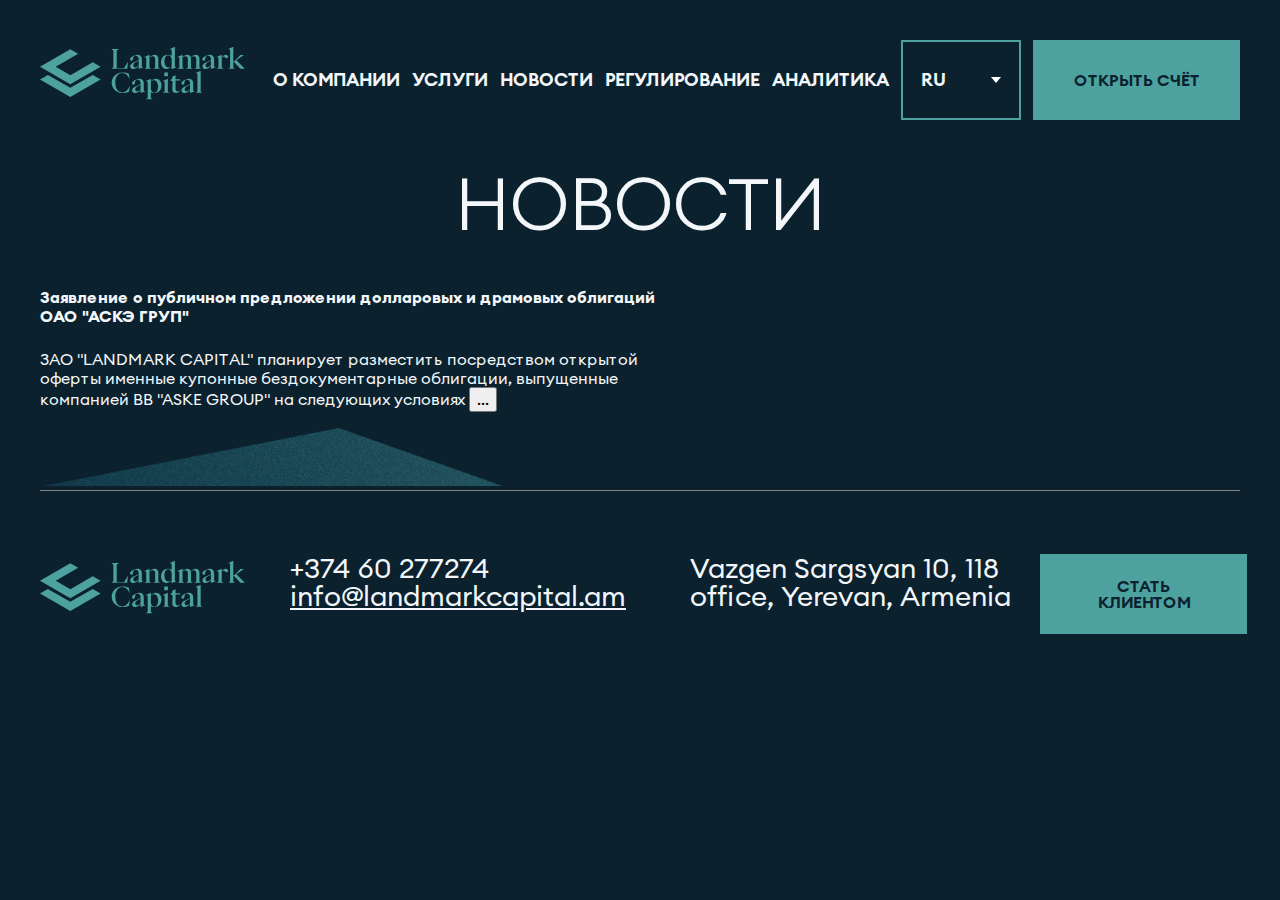
<file: news.html>
<!DOCTYPE html>
<html lang="RU">
    <meta charset="UTF-8">
    <meta http-equiv="X-UA-Compatible" content="IE=edge">
    <meta name="viewport" content="width=device-width, initial-scale=1.0">
    <!--favicons-->
    <link rel="apple-touch-icon" sizes="57x57" href="icons/favicon/apple-icon-57x57.png">
    <link rel="apple-touch-icon" sizes="60x60" href="icons/favicon/apple-icon-60x60.png">
    <link rel="apple-touch-icon" sizes="72x72" href="icons/favicon/apple-icon-72x72.png">
    <link rel="apple-touch-icon" sizes="76x76" href="icons/favicon/apple-icon-76x76.png">
    <link rel="apple-touch-icon" sizes="114x114" href="icons/favicon/apple-icon-114x114.png">
    <link rel="apple-touch-icon" sizes="120x120" href="icons/favicon//apple-icon-120x120.png">
    <link rel="apple-touch-icon" sizes="144x144" href="icons/favicon/apple-icon-144x144.png">
    <link rel="apple-touch-icon" sizes="152x152" href="icons/favicon/apple-icon-152x152.png">
    <link rel="apple-touch-icon" sizes="180x180" href="icons/favicon/apple-icon-180x180.png">
    <link rel="icon" type="image/png" sizes="192x192"  href="icons/favicon/android-icon-192x192.png">
    <link rel="icon" type="image/png" sizes="32x32" href="icons/favicon//favicon-32x32.png">
    <link rel="icon" type="image/png" sizes="96x96" href="icons/favicon//favicon-96x96.png">
    <link rel="icon" type="image/png" sizes="16x16" href="icons/favicon/favicon-16x16.png">
    <link rel="manifest" href="icons/favicon/manifest.json">
    <meta name="msapplication-TileColor" content="#ffffff">
    <meta name="msapplication-TileImage" content="/ms-icon-144x144.png">
    <meta name="theme-color" content="#ffffff">
    <link rel="stylesheet" href="css/normalize.css">
    <link rel="stylesheet" href="css/style.min.css">
    <title>Landmark Capital</title>
</head>
<body>
    <header>
            <div class="container">
                <div class="menu__wrapper">
                    <div class="logo__brand"><img class="logo__size" src="icons/logo/mainlogo.svg" alt="Landmark"></div>

                    <div class="hamburger">
                        <span></span>
                        <span></span>
                        <span></span>
                    </div>

                        <ul class="menu__list">
                            <li class="menu__item"><a class="menu__link" href="about.html">О Компании</a></li>
                            <li class="menu__item"><a class="menu__link" href="services.html">Услуги</a></li>
                            <li class="menu__item"><a class="menu__link" href="news.html">Новости</a></li>
                            <li class="menu__item"><a class="menu__link" href="regulations.html">Регулирование</a></li>
                            <li class="menu__item"><a class="menu__link" href="#">Аналитика</a></li>
                            <li class="menu__item">
                                <div class="dropdown">
                                    <div class="select">
                                      <div class="selected">RU</div>
                                      <div class="caret"></div>
                                    </div>
                                    <ul class="menu">
                                      <li>ENG</li>
                                      <li>AM</li>
                                      <li class="active-menu">RU</li>
                                    </ul>
                                  </div>
                            </li>
                            <li class="menu__item"><button class="button__client" action="https://forms.office.com/Pages/ResponsePage.aspx?id=8YDr8_mejEuUMy49M6LDbN-w9XyT_BpAsJTN02xZLvZURE44N0dGNjRLODZCSEdZTERLM0dINE1TNyQlQCN0PWcu">Открыть счёт</button></li>
                        </ul>
                      </div>
                </div>
    </header>

    <main>
        <div class="container">
            <div class="news_titles"><h1 class="news__title _anim-items _anim-no-hide">Новости</h1></div>
            <div class="news__wrapper">

                <div class="news__item">
                    <div class="news__item-title">
                        <h6><a href="#descr__full">Заявление о публичном предложении долларовых и драмовых облигаций ОАО "АСКЭ ГРУП"</a>
                        </h6>
                    </div>
                    <div class="news__item-descr">
                        <p>ЗАО "LANDMARK CAPITAL" планирует разместить посредством открытой оферты именные купонные бездокументарные облигации, выпущенные компанией BB "ASKE GROUP" на следующих условиях <button class="button__news" action="#descr__full" onclick="changeClass()">...</button></p>
                        <div class="descr__hide">
                            Проспект программного обеспечения ОАО "АСКЭ ГРУП" Подписание проспекта программного обеспечения было зарегистрировано в 2020 году Президентом Центрального банка РА. № 1/313А от 11 июня 2021 г. решением № 1/307А от 4 июня. Инвесторы могут приобрести печатную версию проспекта облигационной программы по адресу ЗАО "LANDMARK CAPITAL", РА, гр. Ереван 0010, Вазгена Саргсяна 10, бизнес-центр "Пьяцца Гранде", 1-й этаж, помещение 118 и в ОАО "АСКЭ ГРУП": РА, 2501, Котайкский марз, гр. Чаренцаван, Ереванян 2 ул. Окончательные условия выпуска облигаций были опубликованы на сайте ЗАО «LANDMARK CAPITAL» по следующим ссылкам: Окончательные условия выпуска Для приобретения облигаций инвесторы должны заполнить и должным образом передать Андеррайтеру заявку на покупку облигаций, удостоверив свою готовность принять условия выпуска облигаций и сделав эти условия обязательными для инвесторов.
                        </div>
                        <div class="news__picture">
                            <img src="img/gradient/Polygon_5.png" alt="news-landmarkcapital">
                        </div>
                    </div>
                </div>

            </div>
        </div>
    </main>

    <footer>
        <div class="container">
            <div class="footer__wrapper">
                <div class="footer__logo logo__brand">
                    <img src="icons/logo/mainlogo.svg" alt="`Landmark">
                </div>
                <div class="footer__contacts">
                    +374 60 277274
                    <a href="mailto:info@landmarkcapital.am" class="link__email">info@landmarkcapital.am</a>
                </div>
                <div class="footer__adress">
                    Vazgen Sargsyan 10, 118 office, Yerevan, Armenia
                </div>
                <div class="footer__button get__client">
                    <form action="https://forms.office.com/Pages/ResponsePage.aspx?id=8YDr8_mejEuUMy49M6LDbN-w9XyT_BpAsJTN02xZLvZURE44N0dGNjRLODZCSEdZTERLM0dINE1TNyQlQCN0PWcu" method="get" target="_blank"> <button class="button__client" target="_blank">Стать клиентом</button></form>

                </div>
            </div>
        </div>
    </footer>
    <script src='http://cdnjs.cloudflare.com/ajax/libs/jquery/2.1.3/jquery.min.js'></script>
    <script src="https://ajax.googleapis.com/ajax/libs/jquery/3.5.1/jquery.min.js"></script>
    <script src="js/script.js"></script>
</body>
</html>
</file>
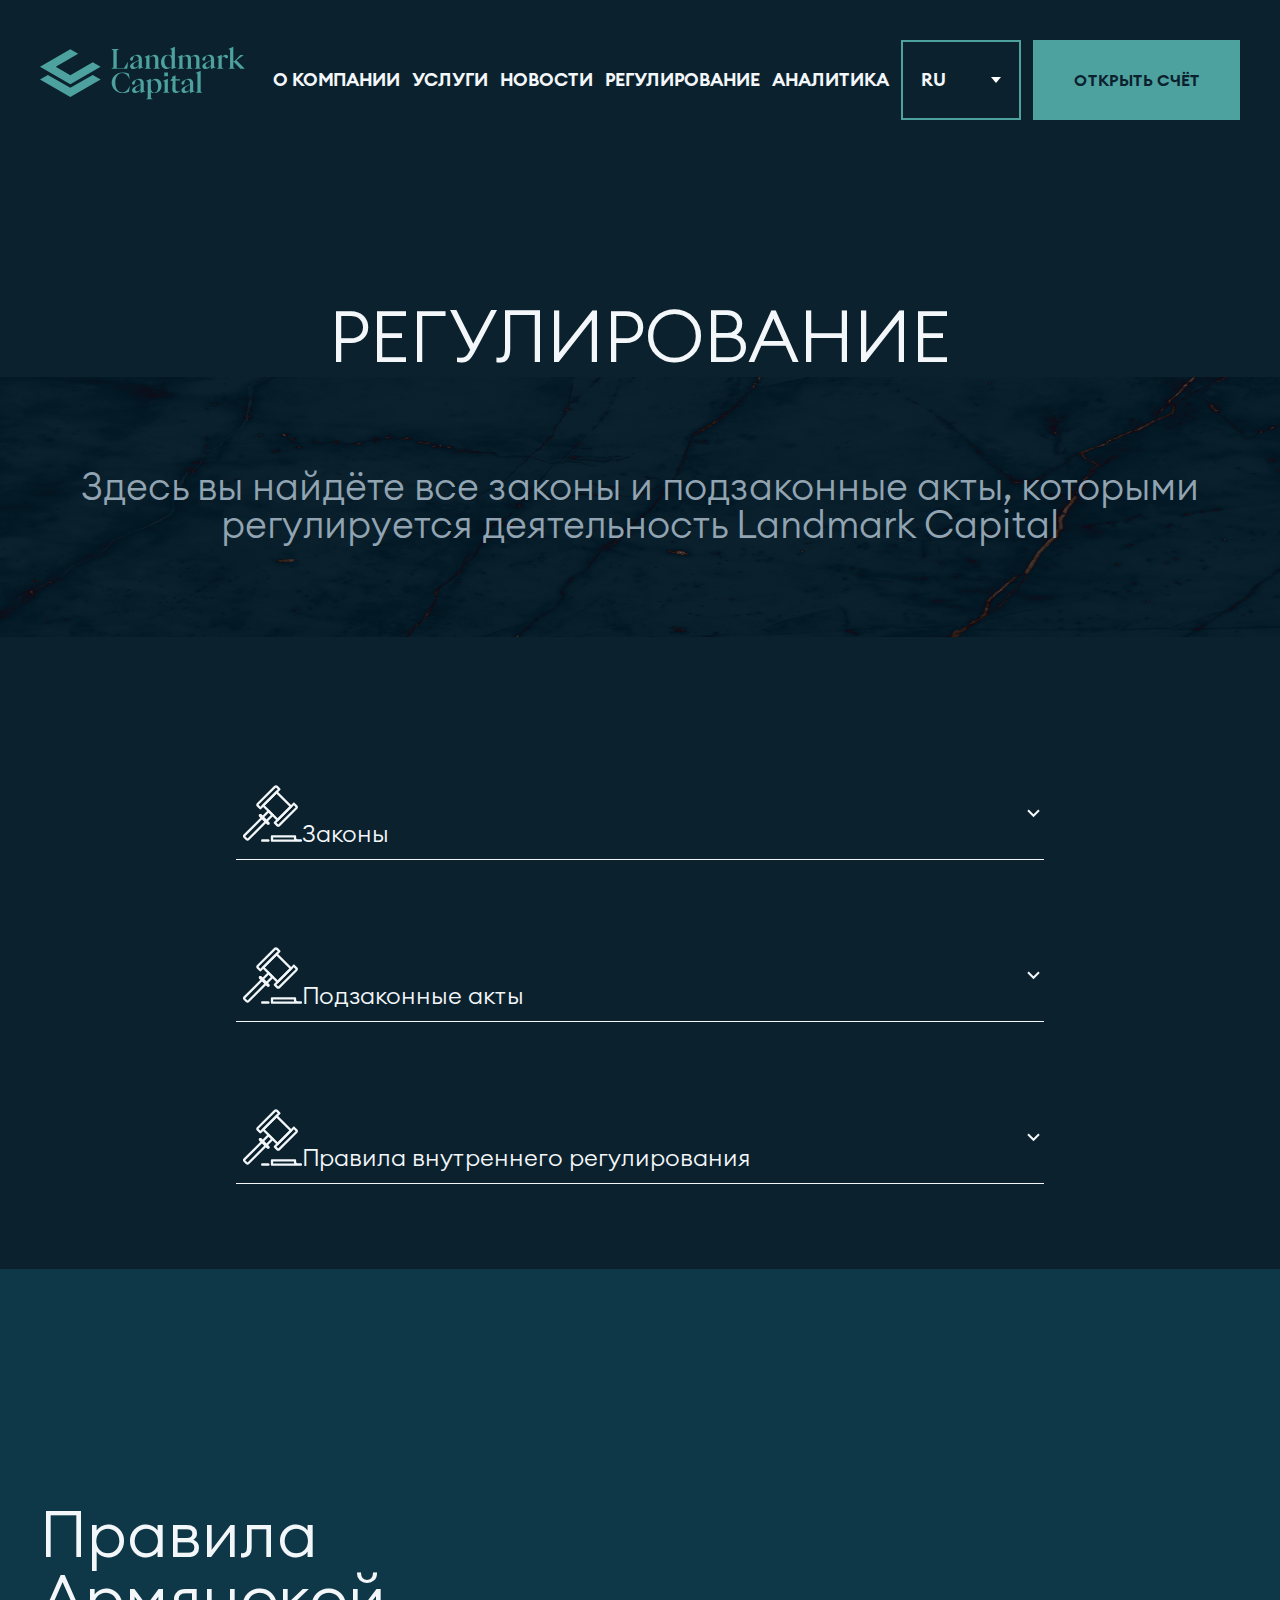
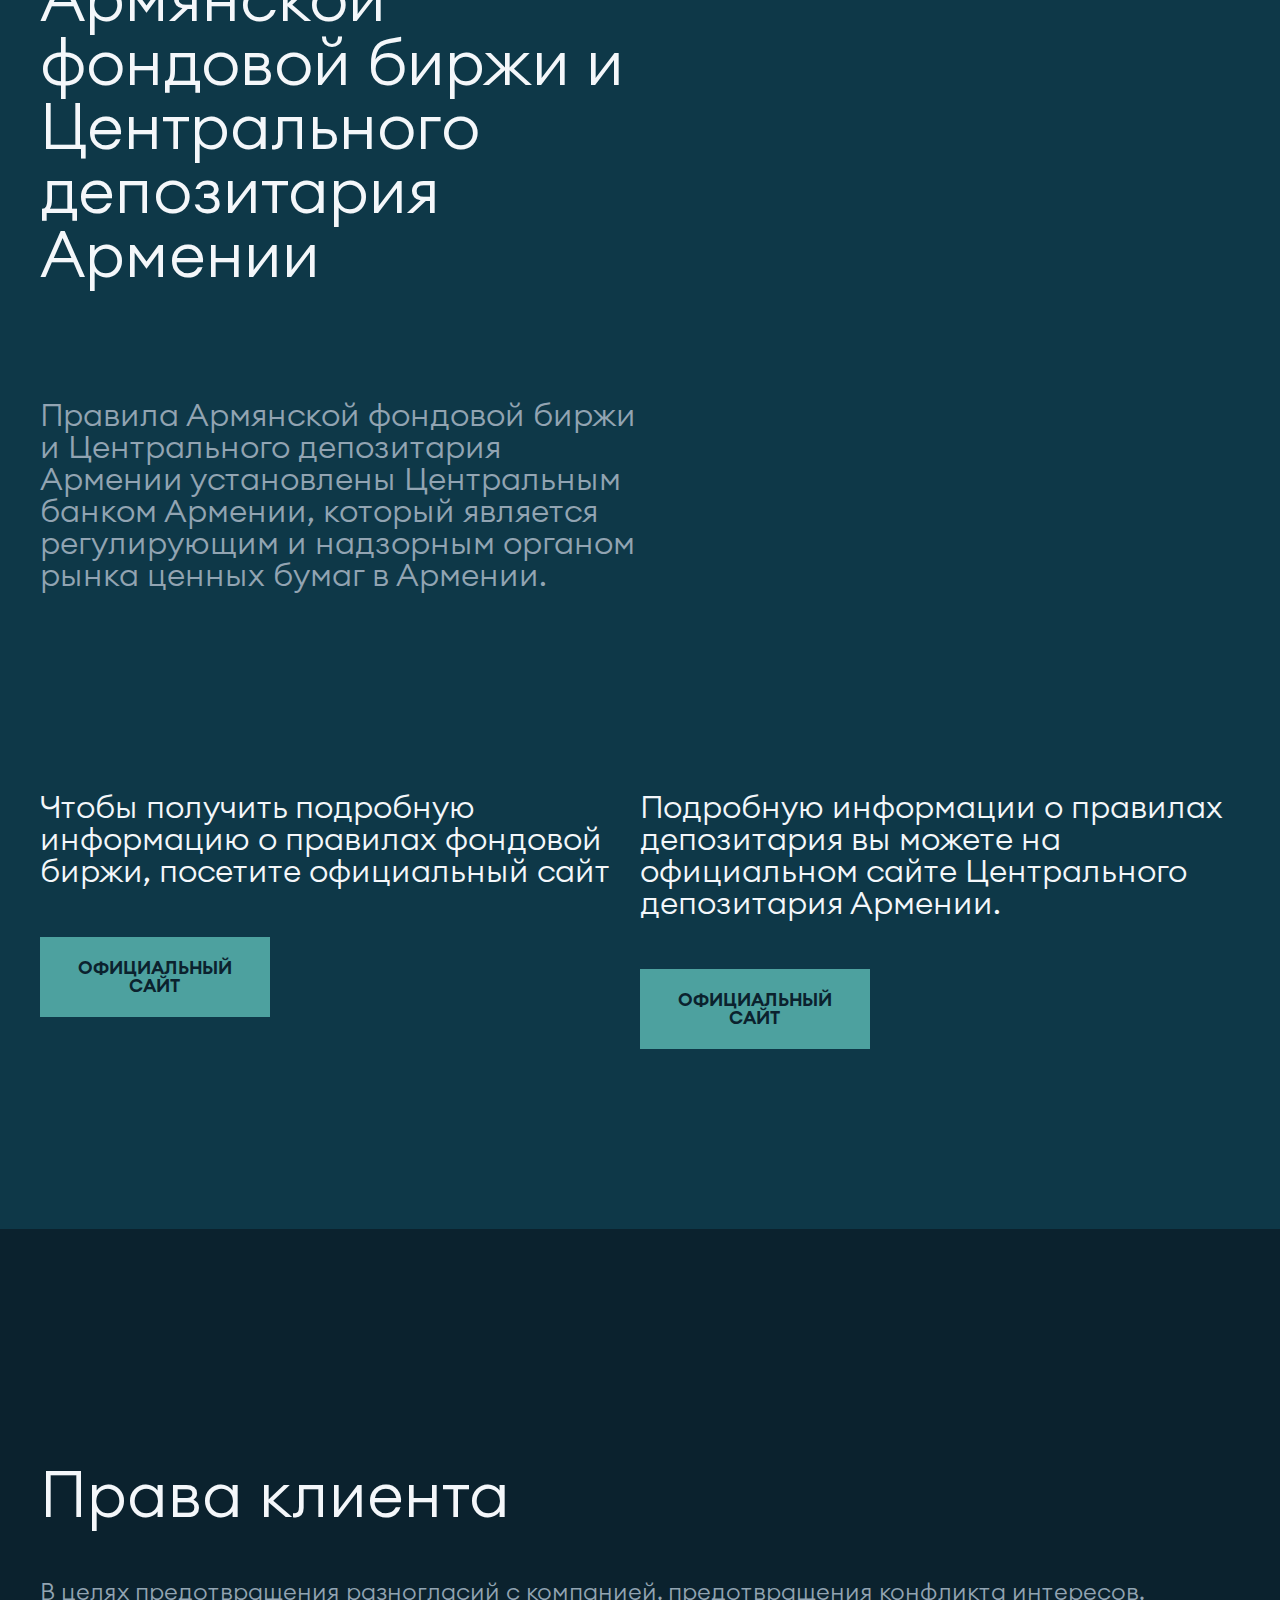
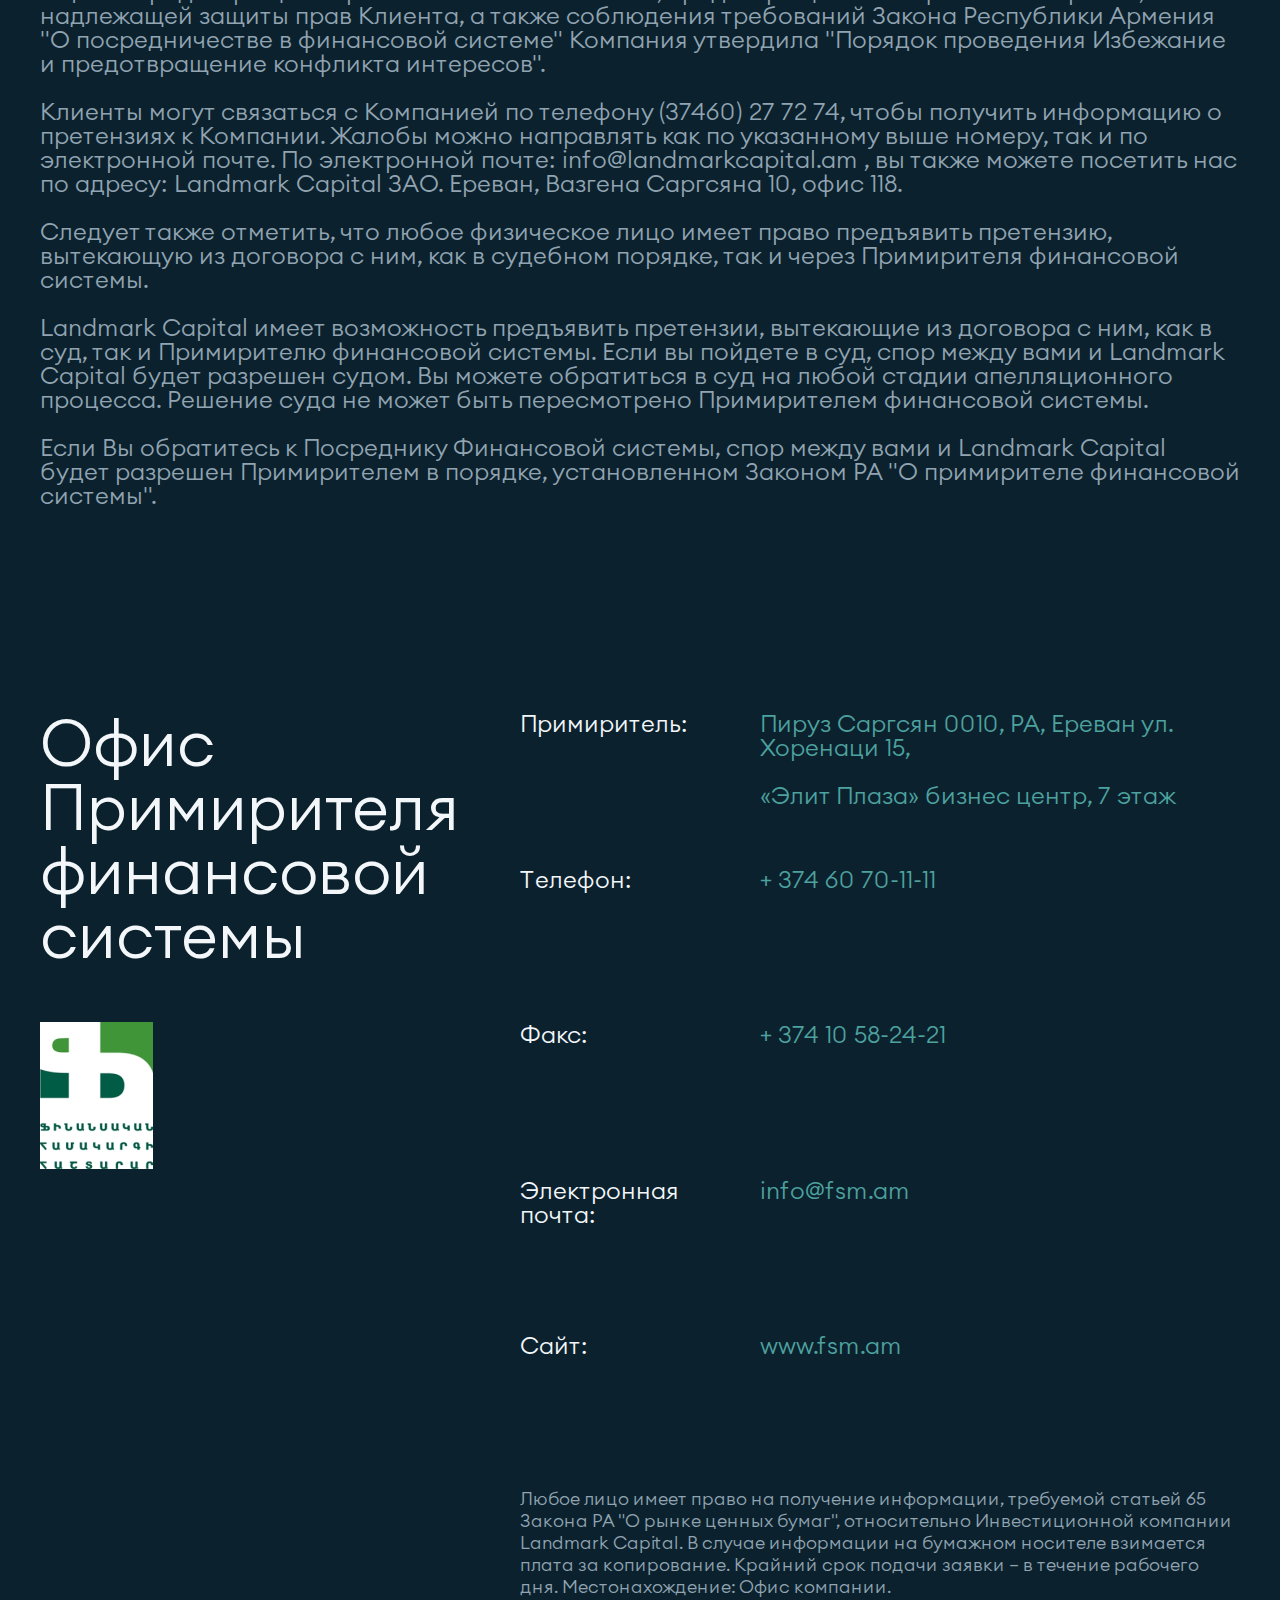
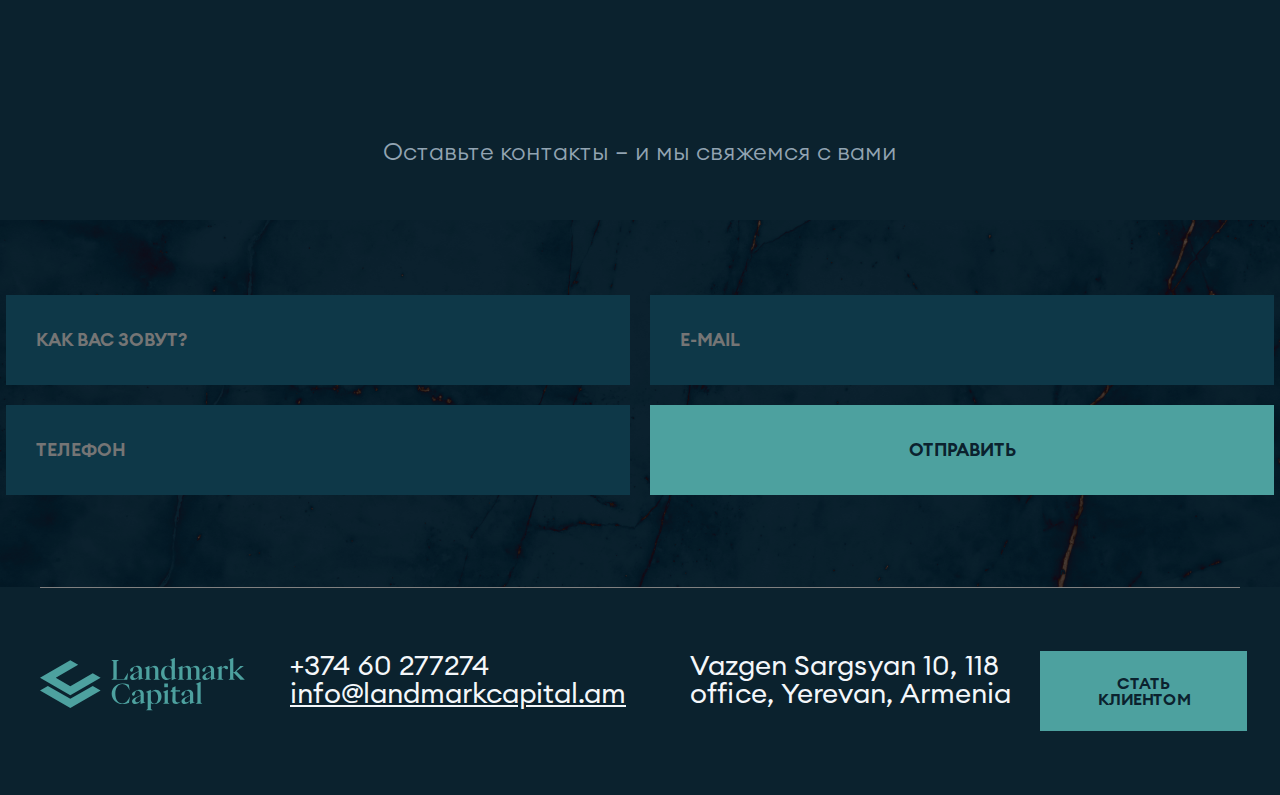
<file: regulations.html>
<!DOCTYPE html>
<html lang="RU">
<head>
    <meta charset="UTF-8">
    <meta http-equiv="X-UA-Compatible" content="IE=edge">
    <meta name="viewport" content="width=device-width, initial-scale=1.0">

    <link rel="apple-touch-icon" sizes="57x57" href="icons/favicon/apple-icon-57x57.png">
    <link rel="apple-touch-icon" sizes="60x60" href="icons/favicon/apple-icon-60x60.png">
    <link rel="apple-touch-icon" sizes="72x72" href="icons/favicon/apple-icon-72x72.png">
    <link rel="apple-touch-icon" sizes="76x76" href="icons/favicon/apple-icon-76x76.png">
    <link rel="apple-touch-icon" sizes="114x114" href="icons/favicon/apple-icon-114x114.png">
    <link rel="apple-touch-icon" sizes="120x120" href="icons/favicon//apple-icon-120x120.png">
    <link rel="apple-touch-icon" sizes="144x144" href="icons/favicon/apple-icon-144x144.png">
    <link rel="apple-touch-icon" sizes="152x152" href="icons/favicon/apple-icon-152x152.png">
    <link rel="apple-touch-icon" sizes="180x180" href="icons/favicon/apple-icon-180x180.png">
    <link rel="icon" type="image/png" sizes="192x192"  href="icons/favicon/android-icon-192x192.png">
    <link rel="icon" type="image/png" sizes="32x32" href="icons/favicon//favicon-32x32.png">
    <link rel="icon" type="image/png" sizes="96x96" href="icons/favicon//favicon-96x96.png">
    <link rel="icon" type="image/png" sizes="16x16" href="icons/favicon/favicon-16x16.png">
    <link rel="manifest" href="icons/favicon/manifest.json">
    <meta name="msapplication-TileColor" content="#ffffff">
    <meta name="msapplication-TileImage" content="/ms-icon-144x144.png">
    <meta name="theme-color" content="#ffffff">
    <link rel="stylesheet" href="css/normalize.css">
    <link rel="stylesheet" href="css/style.min.css">

    <title>Услуги Landmark Capital</title>
</head>
<body>
    <header>
        <div class="container">
            <div class="menu__wrapper">
                <div class="logo__brand"> <a href="index.html"><img class="logo__size" src="icons/logo/mainlogo.svg" alt="Landmark"></a></div>

                <div class="hamburger">
                    <span></span>
                    <span></span>
                    <span></span>
                </div>

                    <ul class="menu__list">
                        <li class="menu__item"><a class="menu__link" href="about.html">О Компании</a></li>
                        <li class="menu__item"><a class="menu__link" href="services.html">Услуги</a></li>
                        <li class="menu__item"><a class="menu__link" href="news.html">Новости</a></li>
                        <li class="menu__item"><a class="menu__link" href="regulations.html">Регулирование</a></li>
                        <li class="menu__item"><a class="menu__link" href="#">Аналитика</a></li>
                        <li class="menu__item">
                            <div class="dropdown">
                                <div class="select">
                                  <div class="selected">RU</div>
                                  <div class="caret"></div>
                                </div>
                                <ul class="menu">
                                  <li>ENG</li>
                                  <li>AM</li>
                                  <li class="active-menu">RU</li>
                                </ul>
                              </div>
                        </li>
                        <li class="menu__item"><button class="button__client" action="https://forms.office.com/Pages/ResponsePage.aspx?id=8YDr8_mejEuUMy49M6LDbN-w9XyT_BpAsJTN02xZLvZURE44N0dGNjRLODZCSEdZTERLM0dINE1TNyQlQCN0PWcu">Открыть счёт</button></li>
                    </ul>
                  </div>
            </div>
</header>

<main>
    <div class="reg__wrapper">
        <div class="reg__header">
            <div class="reg__header-wrapper">
                <h1 class="reg__title _anim-items _anim-no-hide">Регулирование</h1>
                <h2 class="reg__subtitle _anim-items _anim-no-hide">Здесь вы найдёте все законы и подзаконные акты, которыми регулируется деятельность Landmark Capital</h2>
            </div>
        </div>
        <div class="container">
            <div class="laws__list">

                <div class="laws__item-1">

                    <button class="laws__item-menu"><img src="icons/reg/laws.svg" alt=""><span>Законы</span></button>

                 <div class="menumenu laws__alt">
                    <ul class="laws__drop">
                        <li class="docs"><a href="http://landmarkcapital.am/Documents/Civil-Code-of-RA-ARM.pdf">
                            <img src="icons/reg/pdf.svg" alt=""> Civil Code of RA</a></li>
                        <li class="docs"><a href="http://landmarkcapital.am/Documents/Law-of-RA-on-Securities-Market-ARM.pdf">
                            <img src="icons/reg/pdf.svg" alt="">Law of RA on Securities Market</a></li>
                        <li class="docs"><a href="https://landmarkcapital.am/Documents/Law-of-RA-on-The-Central-Bank-of-Armenia-ARM.pdf">
                            <img src="icons/reg/pdf.svg" alt="">Law of RA on The Central Bank of Armenia</a></li>
                        <li class="docs"> <a href="http://landmarkcapital.am/Documents/Law-of-RA-on-Joint-Stock-Companies-ARM.pdf">
                            <img src="icons/reg/pdf.svg" alt="">Law of RA on Joint Stock Companies</a></li>
                        <li class="docs"> <a href="http://landmarkcapital.am/Documents/Law-of-RA-on-Currency-Regulation-and-Currency-Control-ARM.pdf">
                            <img src="icons/reg/pdf.svg" alt="">Law of RA on Currency Regulation and Currency Control</a></li>
                        <li class="docs"> <a href="http://landmarkcapital.am/Documents/Law-of-RA-on-Asset-Securitization-and-Asset-Backed-Securities-ARM.pdf">
                            <img src="icons/reg/pdf.svg" alt="">Law of RA on Asset Securitization and Asset Backed Securities</a></li>
                        <li class="docs"> <a href="http://landmarkcapital.am/Documents/Law-on-Combating-Money-Laundering-and-Terrorism-Financing-ARM.pdf">
                            <img src="icons/reg/pdf.svg" alt="">Law on Combating Money Laundering and Terrorism Financing</a></li>
                        <li class="docs"> <a href="http://landmarkcapital.am/Documents/Law-on-Financial-System-Mediator-ARM.pdf">
                            <img src="icons/reg/pdf.svg" alt="">Law on Financial System Mediator</a></li>
                    </ul>
                 </div>
             </div>
             <div class="laws__item-2">

                <button class="laws__item-menu"><img src="icons/reg/laws.svg" alt=""><span>Подзаконные акты</span></button>

             <div class="menumenu laws__alt">
                <ul class="laws__drop">
                    <li class="docs"><a href="http://landmarkcapital.am/Documents/Regulation-4-01-ARM.pdf">
                        <img src="icons/reg/pdf.svg" alt="">Regulation 4-01 (Registration and Licensing of Investment Companies)</a></li>
                    <li class="docs"><a href="http://landmarkcapital.am/Documents/Regulation-4-02-ARM.pdf">
                        <img src="icons/reg/pdf.svg" alt="">Regulation 4-02 (Principal Economic Normatives of Investment Companies)</a></li>
                    <li class="docs"><a href="http://landmarkcapital.am/Documents/Regulation-4-03-ARM.pdf">
                        <img src="icons/reg/pdf.svg" alt="">Regulation 4-03 (Reports to the Central Bank of Investment Services Providers)</a></li>
                    <li class="docs"> <a href="http://landmarkcapital.am/Documents/Regulation-4-04-ARM.pdf">
                        <img src="icons/reg/pdf.svg" alt="">Regulation 4-04 (Prospectus and Reporting Issuers' Reports)</a></li>
                    <li class="docs"> <a href="http://landmarkcapital.am/Documents/Regulation-4-05-ARM.pdf">
                        <img src="icons/reg/pdf.svg" alt="">Regulation 4-05 (Professional Qualification Standards for Investment Services Providers)</a></li>
                    <li class="docs"> <a href="http://landmarkcapital.am/Documents/Regulation-4-06-ARM.pdf">
                        <img src="icons/reg/pdf.svg" alt="">Regulation 4-06 (Criteria for Considering Qualified Investors and the Procedure for Registering Persons as Qualified Investors)</a></li>
                    <li class="docs"> <a href="http://landmarkcapital.am/Documents/Regulation-4-07-ARM.pdf">
                        <img src="icons/reg/pdf.svg" alt="">Regulation 4-07 (Requirements for Activities of Investment Services Providers)</a></li>
                    <li class="docs"> <a href="http://landmarkcapital.am/Documents/Regulation-4-08-ARM.pdf">
                        <img src="icons/reg/pdf.svg" alt="">Regulation 4-08 (Exceptions to the Requirement to Make Reports Submitted to the CBA Public)</a></li>
                    <li class="docs"><a href="http://landmarkcapital.am/Documents/Regulation-4-09-ARM.pdf">
                        <img src="icons/reg/pdf.svg" alt="">Regulation 4-09 (Standards for Auditors of the Financial and Economic Activities of Reporting Issuers)</a></li>
                    <li class="docs"><a href="http://landmarkcapital.am/Documents/Regulation-4-10-ARM.pdf">
                        <img src="icons/reg/pdf.svg" alt="">Regulation 4-10 (Composition, Terms and Conditions of Securities Offer)</a></li>
                    <li class="docs"><a href="http://landmarkcapital.am/Documents/Regulation-4-11-ARM.pdf">
                        <img src="icons/reg/pdf.svg" alt="">Regulation 4-11 (Standards for Auditors of Financial and Economic Activities)</a></li>
                    <li class="docs"><a href="http://landmarkcapital.am/Documents/Regulation-4-12-ARM.pdf">
                        <img src="icons/reg/pdf.svg" alt="">Regulation 4-12 (Rules for the Protection of Clients' Funds for Investment Services Providers)</a></li>
                    <li class="docs"><a href="http://landmarkcapital.am/Documents/Regulation-8-03-ARM.pdf">
                        <img src="icons/reg/pdf.svg" alt="">Regulation 8-03 (disclosure of information by investment service providers)</a></li>
                    <li class="docs"><a href="http://landmarkcapital.am/Documents/Regulation-8-04-ARM.pdf">
                        <img src="icons/reg/pdf.svg" alt="">Regulation 8-03 (minimum conditions and principles set out in the internal legal acts regulating the process of handling customer complaints)</a></li>
                </ul>
             </div>
         </div>
         <div class="laws__item-3">

            <button class="laws__item-menu"><img src="icons/reg/laws.svg" alt=""><span>Правила внутреннего регулирования</span></button>

         <div class="menumenu laws__alt">
            <ul class="laws__drop">
                <li class="docs"><a href="#">
                    <img src="icons/reg/pdf.svg" alt="">Արժեթղթերի հաշվառման և հաշվարկային միասնական համակարգի ծառայությունների մատուցման կանոնները</a></li>
                <li class="docs"><a href="#">
                    <img src="icons/reg/pdf.svg" alt="">Խորհրդատվական ծառայությունների մատուցման կանոններ</a></li>
                <li class="docs"><a href="#">
                    <img src="icons/reg/pdf.svg" alt="">Հաճախորդների բողոքների քննարկման գործընթացը կարգավորող կանոնակարգ</a></li>
                <li class="docs"> <a href="#">
                    <img src="icons/reg/pdf.svg" alt="">Հաճախորդների պատվերների կատարման քաղաքականություն</a></li>
                <li class="docs"> <a href="#">
                    <img src="icons/reg/pdf.svg" alt="">Ներդրումային ծառայությունների մատուցման կանոնակարգ</a></li>
                <li class="docs"> <a href="#">
                    <img src="icons/reg/pdf.svg" alt="">Շահերի բախման բացառմանն ու կանխարգելմանն ընթացակարգ</a></li>
                <li class="docs"> <a href="#">
                    <img src="icons/reg/pdf.svg" alt="">Փաստաթղթաշրջանառության եվ տեղեկատվության փոխանակման կանոնակարգ</a></li>
                <li class="docs"> <a href="#">
                    <img src="icons/reg/pdf.svg" alt="">Գործարար վարվելակերպի և էթիկայի կանոններ</a></li>
            </ul>
         </div>
     </div>
            </div>


        </div>
    </div>

    <div class="rules__wrapper">
        <div class="container">
            <h2 class="rules__title">Правила Армянской фондовой биржи и Центрального депозитария Армении</h2>
        <div class="rules__descr">
            Правила Армянской фондовой биржи и Центрального депозитария Армении установлены Центральным банком Армении, который является регулирующим и надзорным органом рынка ценных бумаг в Армении.
        </div>
        <div class="rules__info">
            <div class="rules__info-item">
                Чтобы получить подробную информацию о правилах фондовой биржи, посетите официальный сайт
                <button class="rules__button">Официальный сайт</button>
            </div>
            <div class="rules__info-item">
                Подробную информации о правилах депозитария вы можете на официальном сайте Центрального депозитария Армении.
                <button class="rules__button">Официальный сайт</button>
            </div>
        </div>
        </div>

    </div>

    <div class="rights__wrapper">
        <div class="container">
            <h2>Права клиента</h2>
            <p>
                В целях предотвращения разногласий с компанией, предотвращения конфликта интересов, надлежащей защиты прав Клиента, а также соблюдения требований Закона Республики Армения "О посредничестве в финансовой системе" Компания утвердила "Порядок проведения Избежание и предотвращение конфликта интересов".
            </p>
            <p>
                Клиенты могут связаться с Компанией по телефону (37460) 27 72 74, чтобы получить информацию о претензиях к Компании. Жалобы можно направлять как по указанному выше номеру, так и по электронной почте. По электронной почте: info@landmarkcapital.am , вы также можете посетить нас по адресу: Landmark Capital ЗАО. Ереван, Вазгена Саргсяна 10, офис 118.
            </p>
            <p>
                Следует также отметить, что любое физическое лицо имеет право предъявить претензию, вытекающую из договора с ним, как в судебном порядке, так и через Примирителя финансовой системы.
            </p>
            <p>
                Landmark Capital имеет возможность предъявить претензии, вытекающие из договора с ним, как в суд, так и Примирителю финансовой системы. Если вы пойдете в суд, спор между вами и Landmark Capital будет разрешен судом. Вы можете обратиться в суд на любой стадии апелляционного процесса. Решение суда не может быть пересмотрено Примирителем финансовой системы.
            </p>
            <p>
                Если Вы обратитесь к Посреднику Финансовой системы, спор между вами и Landmark Capital будет разрешен Примирителем в порядке, установленном Законом РА "О примирителе финансовой системы".
            </p>
        </div>
    </div>

    <div class="mediator__wrapper">
        <div class="container">
            <div class="mediator__container">
                    <div class="item-1 mediator__item-title">Примиритель:</div>
                    <div class="item-2 mediator__item-title">Tелефон:</div>
                    <div class="descr mediator__descr">Любое лицо имеет право на получение информации, требуемой статьей 65 Закона РА "О рынке ценных бумаг", относительно Инвестиционной компании Landmark Capital. В случае информации на бумажном носителе взимается плата за копирование. Крайний срок подачи заявки – в течение рабочего дня. Местонахождение: Офис компании.</div>
                    <div class="item-3 mediator__item-title">Факс:</div>
                    <div class="item-4 mediator__item-title">Электронная почта: </div>
                    <div class="item-5 mediator__item-title">Сайт:</div>
                    <div class="data-1 mediator__item-contacts">
                        Пируз Саргсян
                        0010, РА, Ереван ул. Хоренаци 15,
                            <p>«Элит Плаза» бизнес центр, 7 этаж</p>
                        </div>
                    <div class="data-2 mediator__item-contacts">+ 374 60 70-11-11</div>
                    <div class="data-3 mediator__item-contacts">+ 374 10 58-24-21</div>
                    <div class="data-4 mediator__item-contacts">info@fsm.am</div>
                    <div class="data-5 mediator__item-contacts">www.fsm.am</div>
                    <div class="logo_m"><img src="img/mediator_logo.png" alt="mediator_logo"></div>
                    <div class="title mediator__item-office">Офис Примирителя финансовой системы</div>
            </div>
          </div>
    </div>
    <div class="partners__form-wrapper">
        <div class="container">
            <h2 class="partners__form-subtitle">Оставьте контакты — и мы свяжемся с вами</h2>
            <div class="partners__form-send">
                <form class="form" method="POST" id="form" data-netlify="true">

                            <input name="name"  type="text" class="form__input _req"  placeholder="Как вас зовут?" >

                            <input name="email"  type="email" class="form__input _req _email"  placeholder="E-mail">

                            <input name="phone"  type="tel" class="form__input _req"  placeholder="Телефон">


                            <button type="submit" class="submit g-form__button"">Отправить</button>
                          </form>
                    </div>
                </div>
            </div>
</main>

<footer>
    <div class="container">
        <div class="footer__wrapper">
            <div class="footer__logo logo__brand">
                <img src="icons/logo/mainlogo.svg" alt="`Landmark">
            </div>
            <div class="footer__contacts">
                +374 60 277274
                <a href="mailto:info@landmarkcapital.am" class="link__email">info@landmarkcapital.am</a>
            </div>
            <div class="footer__adress">
                Vazgen Sargsyan 10, 118 office, Yerevan, Armenia
            </div>
            <div class="footer__button get__client">
                <form action="https://forms.office.com/Pages/ResponsePage.aspx?id=8YDr8_mejEuUMy49M6LDbN-w9XyT_BpAsJTN02xZLvZURE44N0dGNjRLODZCSEdZTERLM0dINE1TNyQlQCN0PWcu" method="get" target="_blank"> <button class="button__client" target="_blank">Стать клиентом</button></form>

            </div>
        </div>
    </div>
    </footer>
    <script src='http://cdnjs.cloudflare.com/ajax/libs/jquery/2.1.3/jquery.min.js'></script>
    <script src="https://ajax.googleapis.com/ajax/libs/jquery/3.5.1/jquery.min.js"></script>
    <script src="js/script.js"></script>

</body>
</html>
</file>
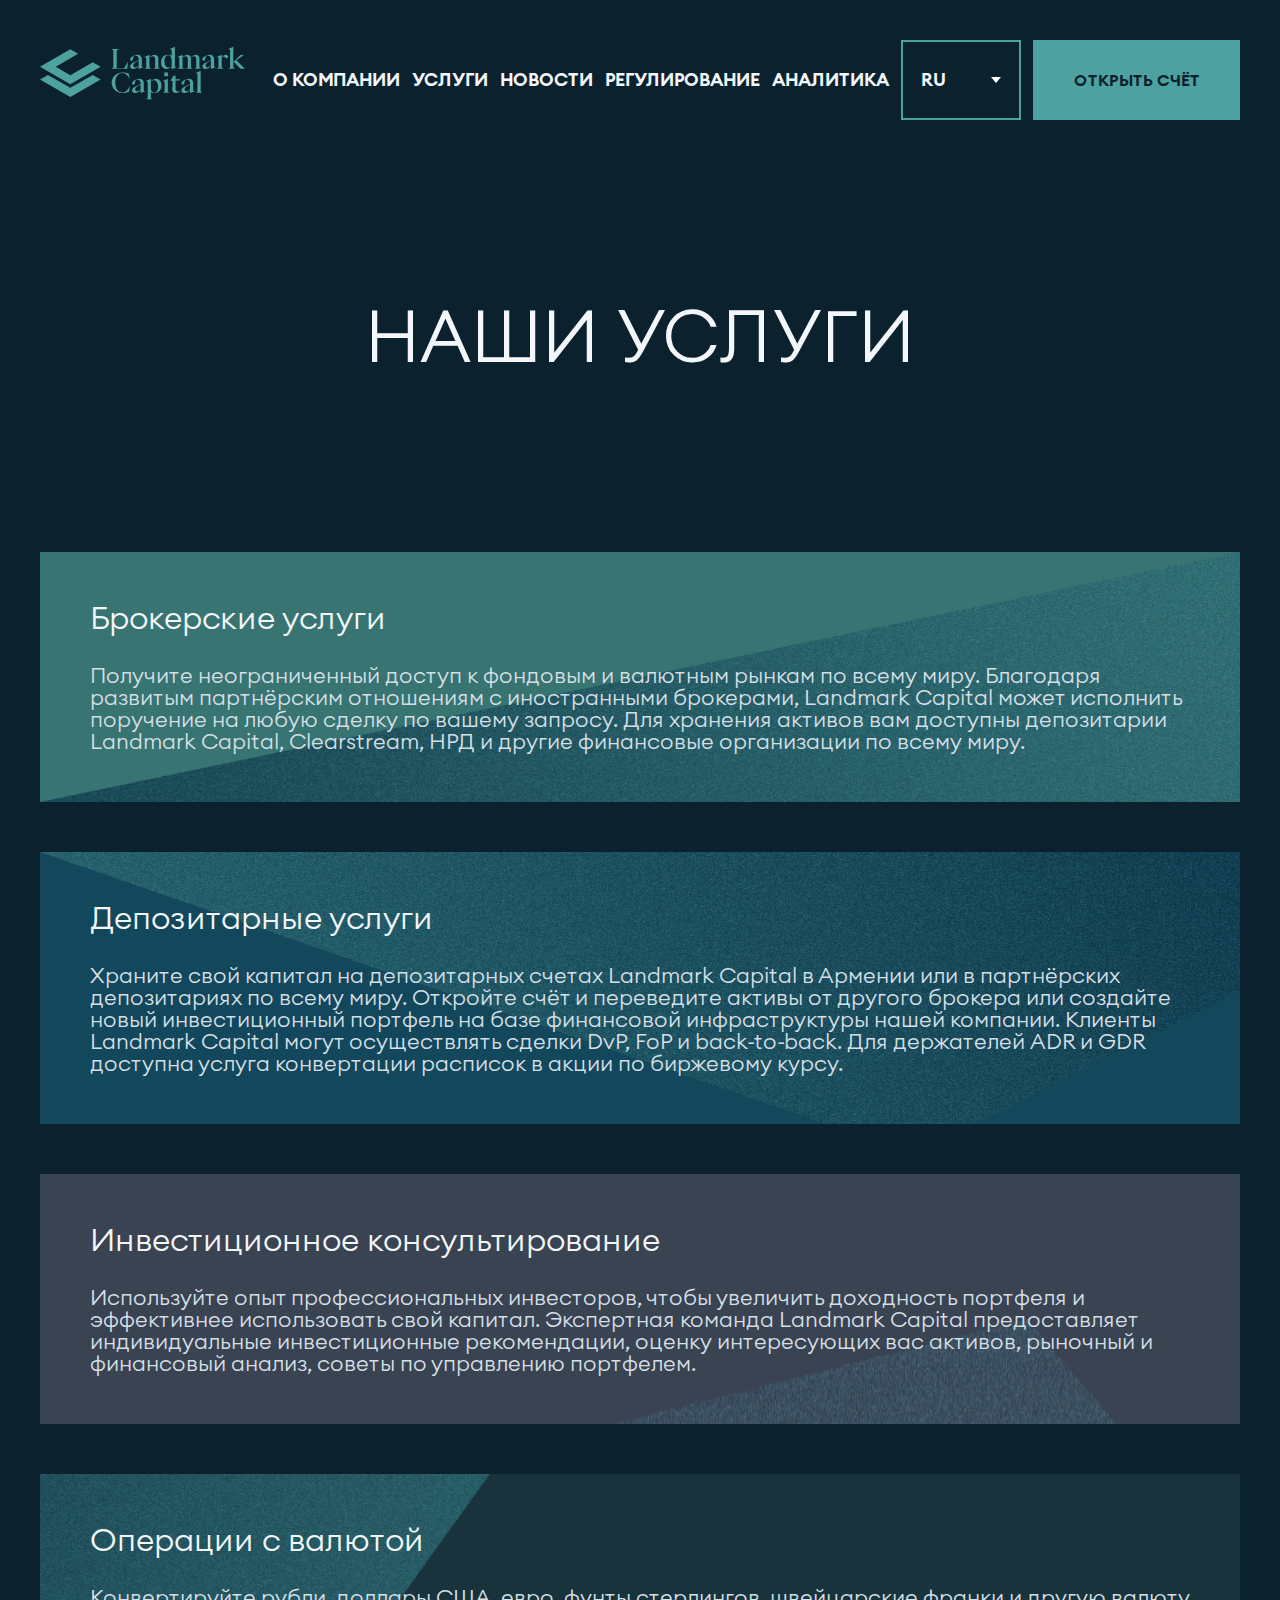
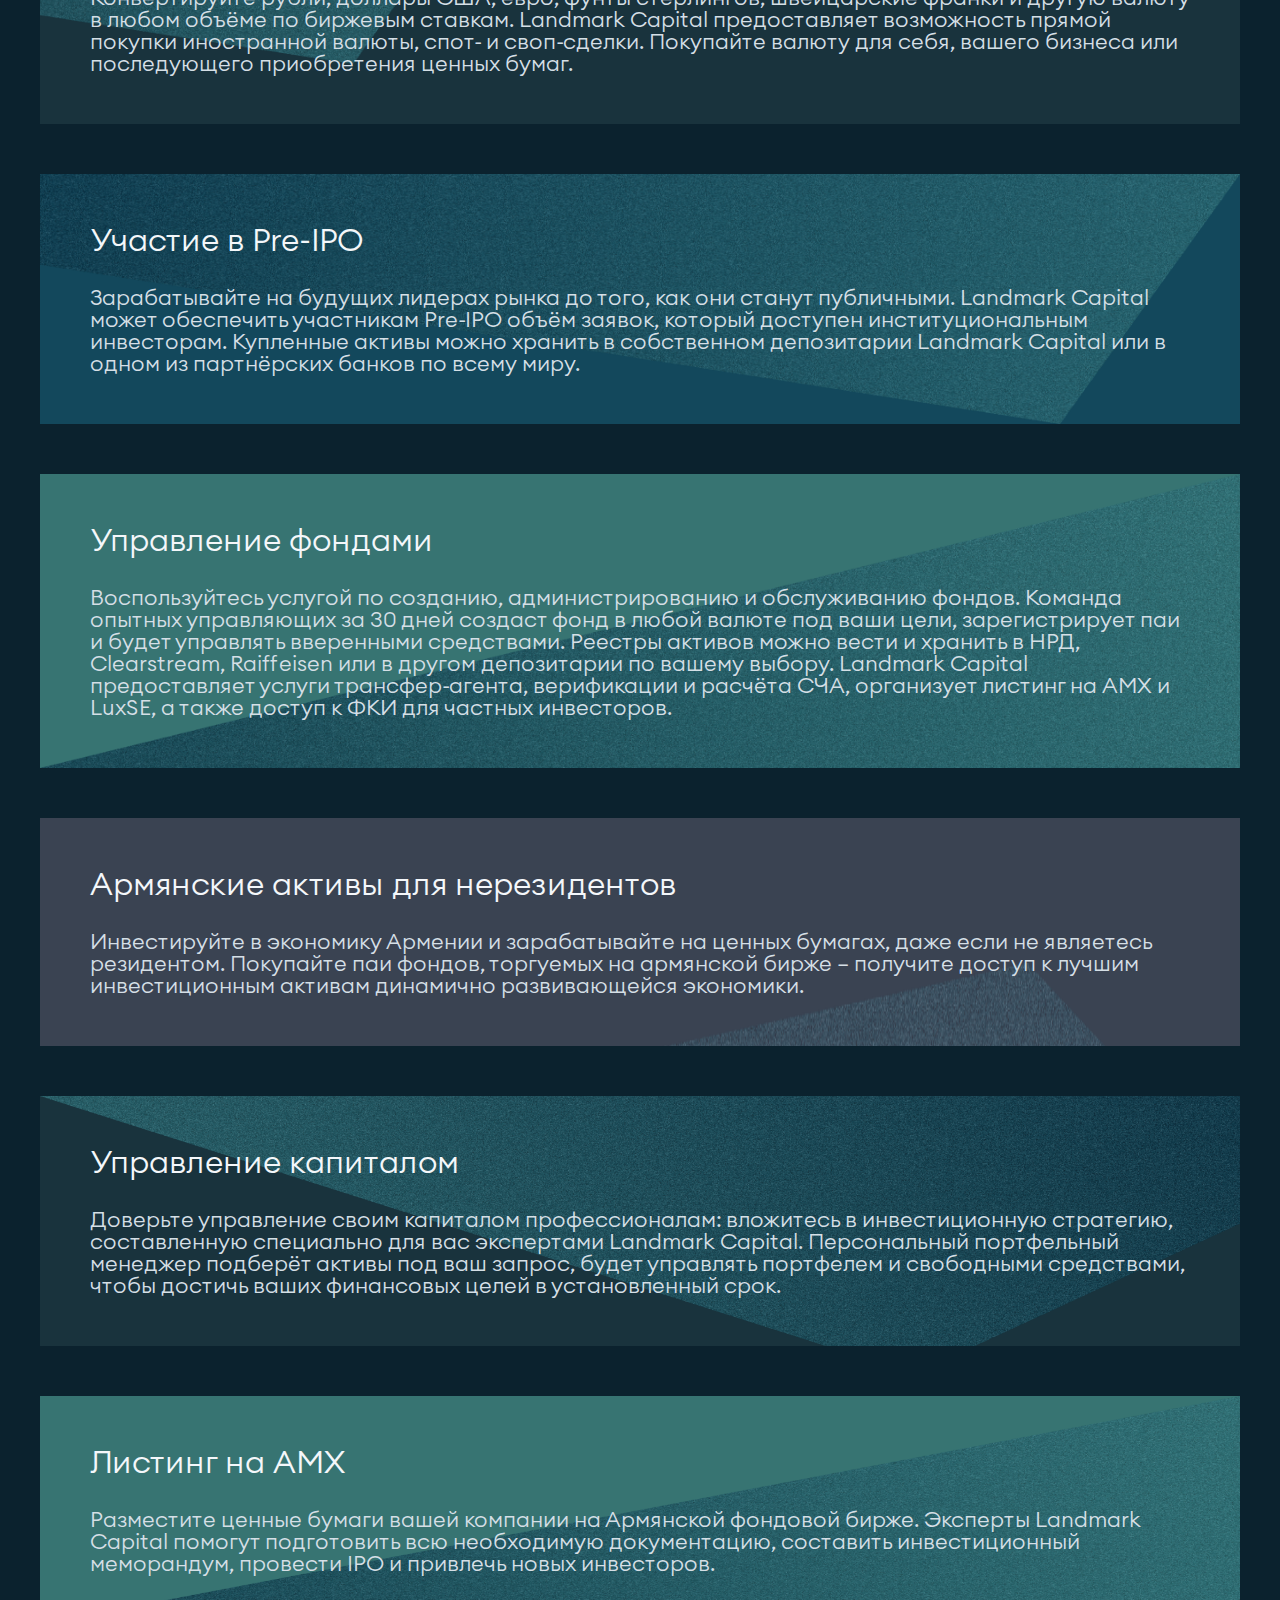
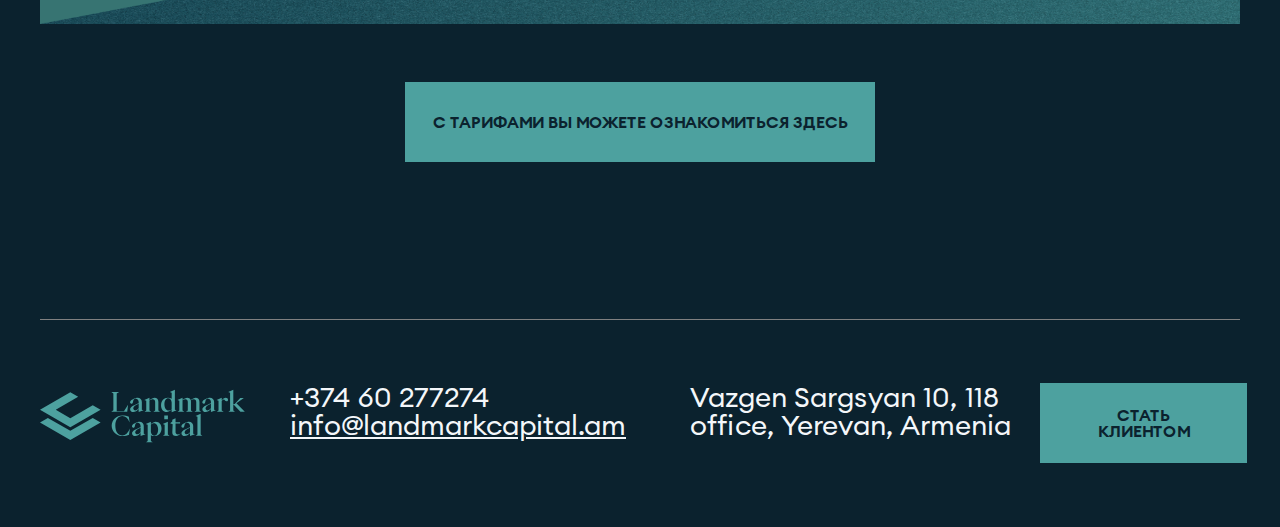
<file: services.html>
<!DOCTYPE html>
<html lang="RU">
<head>
    <meta charset="UTF-8">
    <meta http-equiv="X-UA-Compatible" content="IE=edge">
    <meta name="viewport" content="width=device-width, initial-scale=1.0">

    <link rel="apple-touch-icon" sizes="57x57" href="icons/favicon/apple-icon-57x57.png">
    <link rel="apple-touch-icon" sizes="60x60" href="icons/favicon/apple-icon-60x60.png">
    <link rel="apple-touch-icon" sizes="72x72" href="icons/favicon/apple-icon-72x72.png">
    <link rel="apple-touch-icon" sizes="76x76" href="icons/favicon/apple-icon-76x76.png">
    <link rel="apple-touch-icon" sizes="114x114" href="icons/favicon/apple-icon-114x114.png">
    <link rel="apple-touch-icon" sizes="120x120" href="icons/favicon//apple-icon-120x120.png">
    <link rel="apple-touch-icon" sizes="144x144" href="icons/favicon/apple-icon-144x144.png">
    <link rel="apple-touch-icon" sizes="152x152" href="icons/favicon/apple-icon-152x152.png">
    <link rel="apple-touch-icon" sizes="180x180" href="icons/favicon/apple-icon-180x180.png">
    <link rel="icon" type="image/png" sizes="192x192"  href="icons/favicon/android-icon-192x192.png">
    <link rel="icon" type="image/png" sizes="32x32" href="icons/favicon//favicon-32x32.png">
    <link rel="icon" type="image/png" sizes="96x96" href="icons/favicon//favicon-96x96.png">
    <link rel="icon" type="image/png" sizes="16x16" href="icons/favicon/favicon-16x16.png">
    <link rel="manifest" href="icons/favicon/manifest.json">
    <meta name="msapplication-TileColor" content="#ffffff">
    <meta name="msapplication-TileImage" content="/ms-icon-144x144.png">
    <meta name="theme-color" content="#ffffff">
    <link rel="stylesheet" href="css/normalize.css">
    <link rel="stylesheet" href="css/style.min.css">

    <title>Услуги Landmark Capital</title>
</head>
<body>
    <header>
        <div class="container">
            <div class="menu__wrapper">
                <div class="logo__brand"> <a href="index.html"><img class="logo__size" src="icons/logo/mainlogo.svg" alt="Landmark"></a></div>

                <div class="hamburger">
                    <span></span>
                    <span></span>
                    <span></span>
                </div>

                    <ul class="menu__list">
                        <li class="menu__item"><a class="menu__link" href="about.html">О Компании</a></li>
                        <li class="menu__item"><a class="menu__link" href="services.html">Услуги</a></li>
                        <li class="menu__item"><a class="menu__link" href="news.html">Новости</a></li>
                        <li class="menu__item"><a class="menu__link" href="regulations.html">Регулирование</a></li>
                        <li class="menu__item"><a class="menu__link" href="#">Аналитика</a></li>
                        <li class="menu__item">
                            <div class="dropdown">
                                <div class="select">
                                  <div class="selected">RU</div>
                                  <div class="caret"></div>
                                </div>
                                <ul class="menu">
                                  <li>ENG</li>
                                  <li>AM</li>
                                  <li class="active-menu">RU</li>
                                </ul>
                              </div>
                        </li>
                        <li class="menu__item"><button class="button__client" action="https://forms.office.com/Pages/ResponsePage.aspx?id=8YDr8_mejEuUMy49M6LDbN-w9XyT_BpAsJTN02xZLvZURE44N0dGNjRLODZCSEdZTERLM0dINE1TNyQlQCN0PWcu">Открыть счёт</button></li>
                    </ul>
                  </div>
            </div>
</header>

<main>
    <div class="services__wrapper">
        <div class="container">
            <h1 class="services__title _anim-items _anim-no-hide">Наши услуги
            </h1>
            <div class="services">
                <div class="services__item-container" id="broker_services">
                    <div class="services__item-title">
                        Брокерские услуги
                    </div>
                    <div class="services__item-descr">
                        Получите неограниченный доступ к фондовым и валютным рынкам по всему миру. Благодаря развитым партнёрским отношениям с иностранными брокерами, Landmark Capital может исполнить поручение на любую сделку по вашему запросу. Для хранения активов вам доступны депозитарии Landmark Capital, Clearstream, НРД и другие финансовые организации по всему миру.
                    </div>
                </div>
                <div class="services__item-container">
                    <div class="services__item-title">
                        Депозитарные услуги
                    </div>
                    <div class="services__item-descr" id="deposit">
                        Храните свой капитал на депозитарных счетах Landmark Capital в Армении или в партнёрских депозитариях по всему миру. Откройте счёт и переведите активы от другого брокера или создайте новый инвестиционный портфель на базе финансовой инфраструктуры нашей компании. Клиенты Landmark Capital могут осуществлять сделки DvP, FoP и back-to-back. Для держателей ADR и GDR доступна услуга конвертации расписок в акции по биржевому курсу.
                    </div>
                </div>
                <div class="services__item-container">
                    <div class="services__item-title">
                        Инвестиционное консультирование
                    </div>
                    <div class="services__item-descr">
                        Используйте опыт профессиональных инвесторов, чтобы увеличить доходность портфеля и эффективнее использовать свой капитал. Экспертная команда Landmark Capital предоставляет индивидуальные инвестиционные рекомендации, оценку интересующих вас активов, рыночный и финансовый анализ, советы по управлению портфелем.
                    </div>
                </div>
                <div class="services__item-container" id="conversion">
                    <div class="services__item-title">
                        Операции с валютой
                    </div>
                    <div class="services__item-descr">
                        Конвертируйте рубли, доллары США, евро, фунты стерлингов, швейцарские франки и другую валюту в любом объёме по биржевым ставкам. Landmark Capital предоставляет возможность прямой покупки иностранной валюты, спот- и своп-сделки. Покупайте валюту для себя, вашего бизнеса или последующего приобретения ценных бумаг.
                    </div>
                </div>
                <div class="services__item-container">
                    <div class="services__item-title">
                        Участие в Pre-IPO
                    </div>
                    <div class="services__item-descr">
                        Зарабатывайте на будущих лидерах рынка до того, как они станут публичными. Landmark Capital может обеспечить участникам Pre-IPO объём заявок, который доступен институциональным инвесторам. Купленные активы можно хранить в собственном депозитарии Landmark Capital или в одном из партнёрских банков по всему миру.
                    </div>
                </div>
                <div class="services__item-container" id="control">
                    <div class="services__item-title">
                        Управление фондами
                    </div>
                    <div class="services__item-descr">
                        Воспользуйтесь услугой по созданию, администрированию и обслуживанию фондов. Команда опытных управляющих за 30 дней создаст фонд в любой валюте под ваши цели, зарегистрирует паи и будет управлять вверенными средствами. Реестры активов можно вести и хранить в НРД, Clearstream, Raiffeisen или в другом депозитарии по вашему выбору. Landmark Capital предоставляет услуги трансфер-агента, верификации и расчёта СЧА, организует листинг на AMX и LuxSE, а также доступ к ФКИ для частных инвесторов.
                    </div>
                </div>
                <div class="services__item-container">
                    <div class="services__item-title">
                        Армянские активы для нерезидентов
                    </div>
                    <div class="services__item-descr">
                        Инвестируйте в экономику Армении и зарабатывайте на ценных бумагах, даже если не являетесь резидентом. Покупайте паи фондов, торгуемых на армянской бирже — получите доступ к лучшим инвестиционным активам динамично развивающейся экономики.
                    </div>
                </div>
                <div class="services__item-container">
                    <div class="services__item-title">
                        Управление капиталом
                    </div>
                    <div class="services__item-descr">
                        Доверьте управление своим капиталом профессионалам: вложитесь в инвестиционную стратегию, составленную специально для вас экспертами Landmark Capital. Персональный портфельный менеджер подберёт активы под ваш запрос, будет управлять портфелем и свободными средствами, чтобы достичь ваших финансовых целей в установленный срок.
                    </div>
                </div>
                <div class="services__item-container">
                    <div class="services__item-title">
                        Листинг на AMX
                    </div>
                    <div class="services__item-descr">
                        Разместите ценные бумаги вашей компании на Армянской фондовой бирже. Эксперты Landmark Capital помогут подготовить всю необходимую документацию, составить инвестиционный меморандум, провести IPO и привлечь новых инвесторов.
                    </div>
                </div>
            </div>
            <div class="container__button">
                <form action="http://landmarkcapital.am/Documents/Tariffs_ENG_27.04.22_WEB.pdf">
                    <button action="" class="rate__button">С тарифами вы можете ознакомиться здесь</button></form>
            </div>
        </div>
    </div>

</main>

<footer>
<div class="container">
    <div class="footer__wrapper">
        <div class="footer__logo logo__brand">
            <img src="icons/logo/mainlogo.svg" alt="`Landmark">
        </div>
        <div class="footer__contacts">
            +374 60 277274
            <a href="mailto:info@landmarkcapital.am" class="link__email">info@landmarkcapital.am</a>
        </div>
        <div class="footer__adress">
            Vazgen Sargsyan 10, 118 office, Yerevan, Armenia
        </div>
        <div class="footer__button get__client">
            <form action="https://forms.office.com/Pages/ResponsePage.aspx?id=8YDr8_mejEuUMy49M6LDbN-w9XyT_BpAsJTN02xZLvZURE44N0dGNjRLODZCSEdZTERLM0dINE1TNyQlQCN0PWcu" method="get" target="_blank"> <button class="button__client" target="_blank">Стать клиентом</button></form>

        </div>
    </div>
</div>
</footer>
<script src='http://cdnjs.cloudflare.com/ajax/libs/jquery/2.1.3/jquery.min.js'></script>
<script src="https://ajax.googleapis.com/ajax/libs/jquery/3.5.1/jquery.min.js"></script>
<script src="js/script.js"></script>

</body>
</html>
</file>
<file: css/style.min.css>
@charset "UTF-8";
*{font-family:'Euclid Circular A';box-sizing:border-box}
html{background-color:#0b222e}
h1{display:grid;grid-template-columns:100%;align-items:center;align-content:center;font-family:'Euclid Circular A';font-style:normal;font-weight:300;font-size:80px;line-height:80px;text-align:center;text-transform:uppercase;color:#f4f7fa}
h2{font-family:'Euclid Circular A';font-style:normal;font-weight:300;font-size:60px;line-height:60px;color:#f4f7fa}
h3{font-family:'Euclid Circular A';font-style:normal;font-weight:300;font-size:38px;line-height:38px;text-align:center}
h5{font-family:'Euclid Circular A';font-style:normal;font-size:38px;font-weight:300;line-height:38px;letter-spacing:0;text-align:center}
.container{margin-left:80px;margin-right:80px}
@font-face{font-family:'Euclid Circular A';src:url(../../fonts/EuclidCircularA-Bold.eot);src:url(../../fonts/EuclidCircularA-Bold.eot?#iefix) format("embedded-opentype"),url(../../fonts/EuclidCircularA-Bold.ttf) format("truetype");font-weight:700;font-style:normal}
@font-face{font-family:'Euclid Circular A';src:url(../../fonts/EuclidCircularA-BoldItalic.eot);src:url(../../fonts/EuclidCircularA-BoldItalic.eot?#iefix) format("embedded-opentype"),url(../../fonts/EuclidCircularA-BoldItalic.ttf) format("truetype");font-weight:700;font-style:italic}
@font-face{font-family:'PP Eiko';src:url(../../fonts/PPEiko-Medium.eot);src:url(../../fonts/PPEiko-Medium.eot?#iefix) format("embedded-opentype"),url(../../fonts/PPEiko-Medium.ttf) format("truetype");font-weight:500;font-style:normal}
@font-face{font-family:'PP Eiko';src:url(../../fonts/PPEiko-BlackItalic.eot);src:url(../../fonts/PPEiko-BlackItalic.eot?#iefix) format("embedded-opentype"),url(../../fonts/PPEiko-BlackItalic.ttf) format("truetype");font-weight:900;font-style:italic}
@font-face{font-family:'Euclid Circular A';src:url(../../fonts/EuclidCircularA-SemiBoldItalic.eot);src:url(../../fonts/EuclidCircularA-SemiBoldItalic.eot?#iefix) format("embedded-opentype"),url(../../fonts/EuclidCircularA-SemiBoldItalic.ttf) format("truetype");font-weight:600;font-style:italic}
@font-face{font-family:'Euclid Circular A';src:url(../../fonts/EuclidCircularA-SemiBold.eot);src:url(../../fonts/EuclidCircularA-SemiBold.eot?#iefix) format("embedded-opentype"),url(../../fonts/EuclidCircularA-SemiBold.ttf) format("truetype");font-weight:600;font-style:normal}
@font-face{font-family:'PP Eiko';src:url(../../fonts/PPEiko-Heavy.eot);src:url(../../fonts/PPEiko-Heavy.eot?#iefix) format("embedded-opentype"),url(../../fonts/PPEiko-Heavy.ttf) format("truetype");font-weight:900;font-style:normal}
@font-face{font-family:'Euclid Circular A';src:url(../../fonts/EuclidCircularA-LightItalic.eot);src:url(../../fonts/EuclidCircularA-LightItalic.eot?#iefix) format("embedded-opentype"),url(../../fonts/EuclidCircularA-LightItalic.ttf) format("truetype");font-weight:300;font-style:italic}
@font-face{font-family:'Euclid Circular A';src:url(../../fonts/EuclidCircularA-Medium.eot);src:url(../../fonts/EuclidCircularA-Medium.eot?#iefix) format("embedded-opentype"),url(../../fonts/EuclidCircularA-Medium.ttf) format("truetype");font-weight:500;font-style:normal}
@font-face{font-family:'Euclid Circular A';src:url(../../fonts/EuclidCircularA-Italic.eot);src:url(../../fonts/EuclidCircularA-Italic.eot?#iefix) format("embedded-opentype"),url(../../fonts/EuclidCircularA-Italic.ttf) format("truetype");font-weight:400;font-style:italic}
@font-face{font-family:'Euclid Circular A';src:url(../../fonts/EuclidCircularA-MediumItalic.eot);src:url(../../fonts/EuclidCircularA-MediumItalic.eot?#iefix) format("embedded-opentype"),url(../../fonts/EuclidCircularA-MediumItalic.ttf) format("truetype");font-weight:500;font-style:italic}
@font-face{font-family:'PP Eiko';src:url(../../fonts/PPEiko-LightItalic.eot);src:url(../../fonts/PPEiko-LightItalic.eot?#iefix) format("embedded-opentype"),url(../../fonts/PPEiko-LightItalic.ttf) format("truetype");font-weight:300;font-style:italic}
@font-face{font-family:'Euclid Circular A';src:url(../../fonts/EuclidCircularA-Regular.eot);src:url(../../fonts/EuclidCircularA-Regular.eot?#iefix) format("embedded-opentype"),url(../../fonts/EuclidCircularA-Regular.ttf) format("truetype");font-weight:400;font-style:normal}
@font-face{font-family:'Euclid Circular A';src:url(../../fonts/EuclidCircularA-Light.eot);src:url(../../fonts/EuclidCircularA-Light.eot?#iefix) format("embedded-opentype"),url(../../fonts/EuclidCircularA-Light.ttf) format("truetype");font-weight:300;font-style:normal}
@font-face{font-family:'PP Eiko';src:url(../../fonts/PPEiko-Thin.eot);src:url(../../fonts/PPEiko-Thin.eot?#iefix) format("embedded-opentype"),url(../../fonts/PPEiko-Thin.ttf) format("truetype");font-weight:100;font-style:normal}
.menu__wrapper{margin-top:40px;display:grid;grid-template-columns:minmax(max-content,max-content);grid-template-areas:". .";justify-content:space-between;background-color:#0b222e}
.logo__brand{width:311.73px;height:80px}
.menu__list{display:flex;flex-direction:row;list-style-type:none;align-items:center;gap:96px;text-decoration:none;z-index:1}
.hamburger{display:none}
.container__menu{display:none}
.menu__link{font-family:'Euclid Circular A';font-style:normal;font-weight:600;font-size:18px;line-height:18px;text-transform:uppercase;color:#f4f7fa;text-decoration:none;background-image:linear-gradient(currentColor,currentColor);background-position:0 100%;background-repeat:no-repeat;background-size:0 2px;transition:background-size .3s;width:100%;height:500px}
.menu__link:hover{background-size:100% 2px}
.menu__link .get__client{width:250px}
.dropdown{width:120px;height:80px;position:relative}
.select{background:0 0;color:#f4f7fa;display:flex;height:80px;justify-content:space-between;align-items:center;border:2px #4da19f solid;padding:1em;cursor:pointer;transition:background .3s;font-weight:600;font-size:18px;line-height:18px;text-transform:uppercase}
.select:hover{background:#4da19f}
.caret{width:0;height:0;border-left:5px solid transparent;border-right:5px solid transparent;border-top:6px solid #fff;transition:.3s}
.caret-rotate{transform:rotate(180deg)}
.menu{list-style:none;padding:.2em .5em;background:#0b222e;border:1px #4da19f solid;box-shadow:0 .5em 1em rgba(0,0,0,.2);color:#9fa5b5;position:absolute;top:3em;left:50%;width:100%;transform:translateX(-50%);opacity:0;display:none;transition:.2s;z-index:1;font-weight:600;font-size:18px;line-height:18px;text-transform:uppercase}
.menu li{padding:.7em .5em;margin:.3em 0;color:#f4f7fa;cursor:pointer;font-weight:600;font-size:18px;line-height:18px;text-transform:uppercase}
.menu li:hover{background:#4da19f}
.active-menu{background:#4da19f;color:#f4f7fa}
.menu-open{display:block;opacity:1}
.main__wrapper{min-height:900px;padding:180px 0 180px 0;background-image:url(../../icons/map.svg);background-repeat:no-repeat;background-size:100% 670px}
.main__title{margin:0 auto;transform:translate(0,120%);opacity:0;transition:all .8s ease 0s}
.main__title._active{transform:translate(0,0);opacity:1}
.main__subtitle{display:grid;grid-template-columns:100%;align-items:center;font-weight:300;font-size:38px;line-height:38px;text-align:center;color:#92a4b2;margin:0 auto;padding:43px 0 177px 0;transform:translate(0,120%);opacity:0;transition:all .8s ease .4s}
.main__subtitle._active{transform:translate(0,0);opacity:1;padding:120px 0 180px 0}
.mobile-get-client{display:none}
.lang__list{padding:16px;width:117px;height:80px;border:3px solid #4da19f;background-color:#0b222e;color:#f4f7fa;font-weight:600;font-size:18px;line-height:18px}
.lang__list:focus-visible{outline:0}
.button__client{padding:16px 30px;gap:8px;width:230px;height:80px;font-style:normal;font-weight:600;font-size:18px;line-height:18px;text-transform:uppercase;background-color:#4da19f;color:#0b222e;border:none;transition-duration:.4s;transition:background-color 1s,color 1s;cursor:pointer}
.button__client:-webkit-transition{background-color:1s}
.button__client:hover{padding:16px 30px;gap:8px;background-color:#155654;color:#4da19f;font-size:18px;line-height:18px;text-transform:uppercase;font-size:18px}
.g-form__button{background:#4da19f;color:#0b222e;font-weight:600;font-size:18px;line-height:18px;text-transform:uppercase;border:none;transition:background-color 1s,color 1s;cursor:pointer}
.g-form__button:-webkit-transition{background-color:1s}
.g-form__button:hover{background-color:#0b222e;color:#4da19f;font-weight:600;font-size:18px;line-height:18px;text-transform:uppercase;font-size:18px}
.rate__button{width:470px;height:80px;background:#4da19f;color:#0b222e;font-weight:600;font-size:16px;line-height:16px;text-transform:uppercase;border:none;transition:background-color 1s,color 1s;cursor:pointer}
.rate__button:-webkit-transition{background-color:1s}
.rate__button:hover{background-color:#0b222e;color:#4da19f;font-weight:600;font-size:16px;line-height:16px;text-transform:uppercase}
.rules__button{padding:16px 30px;gap:8px;width:230px;height:80px;font-style:normal;font-weight:600;font-size:18px;line-height:18px;text-transform:uppercase;background-color:#4da19f;color:#0b222e;border:none;transition-duration:.4s;transition:background-color 1s,color 1s;cursor:pointer}
.rules__button:-webkit-transition{background-color:1s}
.rules__button:hover{padding:16px 30px;gap:8px;background-color:#155654;color:#4da19f;font-size:18px;line-height:18px;text-transform:uppercase;font-size:18px}
.options{display:grid;grid-template-columns:repeat(4,425px);grid-auto-flow:row;grid-gap:20px;justify-content:center}
.options__item{display:flex;flex-direction:column;justify-content:space-between;width:425px;height:307px;gap:21px;padding:20px 50px 30px 30px}
.options__item:nth-child(1){background-color:#377472}
.options__item:nth-child(2){background-color:#3a4352}
.options__item:nth-child(3){background-color:#13485c}
.options__item:nth-child(4){background-color:#19333d}
.options__item-title{font-weight:300;font-size:32px;line-height:32px;color:#f4f7fa}
.options__item-subtitle{font-weight:300;font-size:22px;line-height:22px;color:#d5dfe6}
.options__item-link{display:flex;justify-content:space-between;width:365px;font-weight:300;font-size:24px;line-height:24px;color:#f4f7fa;text-decoration:none;gap:150px}
.markets__wrapper{padding-bottom:180px}
.markets__title h2{margin:0 auto;font-weight:300;font-size:100px;line-height:100px;text-align:center;color:#f4f7fa}
.markets__map img{width:100%;height:1187.32px}
.tools__wrapper{min-height:716px}
.tools__item{margin-top:80px;display:flex;flex-wrap:wrap;justify-content:center;gap:10px}
.tools__item-container{width:425px;height:184px}
.tools__item-container:nth-child(1){background:url(../../icons/tools_item.svg);background-repeat:no-repeat;background-position:left 20px top 90px;background-color:#0e3848}
.tools__item-container:nth-child(2){background:url(../../icons/tools_item2.svg);background-repeat:no-repeat;background-position:left -3px top -20px;background-color:#0e3848}
.tools__item-container:nth-child(3){background:url(../../icons/tools_item.svg);background-repeat:no-repeat;background-color:#0e3848}
.tools__item-container:nth-child(4){background:url(../../icons/tools_item3.svg);background-repeat:no-repeat;background-color:#0e3848}
.tools__item-container:nth-child(5){background:url(../../icons/tools_item2.svg);background-repeat:no-repeat;background-position:left -3px top -20px;background-color:#0e3848}
.tools__item-container:nth-child(6){background:url(../../icons/tools_item.svg);background-repeat:no-repeat;background-color:#0e3848}
.tools__item-container:nth-child(7){background:url(../../icons/tools_item3.svg);background-repeat:no-repeat;background-color:#0e3848}
.tools__item-subtitle{padding-top:73px;font-weight:300;font-size:38px;line-height:38px;text-align:center;color:#f4f7fa}
.approach_wrapper{margin-top:80px}
.approach__table{margin-top:40px;display:grid;grid-template-columns:185px 685px;grid-template-rows:repeat(3,216px);justify-content:center}
.approach__number{padding:25px;font-weight:300;font-size:32px;line-height:32px;color:#f4f7fa;border-bottom:1px solid #f4f7fa}
.approach__title{padding:15px 25px 15px 25px;font-weight:300;font-size:72px;line-height:72px;color:#f4f7fa;border-bottom:1px solid #f4f7fa}
.number__wrapper{margin-top:80px}
.numbers__list{margin-top:76px;display:grid;grid-template-columns:repeat(3,460px);grid-template-rows:320px;grid-gap:20px;justify-content:center}
.numbers__item{position:relative}
.numbers__item-title{font-size:200px;line-height:200px;text-align:center;letter-spacing:-.04em;color:#fff}
.numbers__item-subtitle{width:333px;font-weight:300;font-size:32px;line-height:32px;text-align:center;color:#4da19f;margin:0 auto}
.numbers__item-line{position:absolute;bottom:0;width:100%;height:3px;background-image:linear-gradient(#418d8b,#0e3848)}
.partners__form-wrapper{min-height:468px;margin-top:80px;background-image:url(../../img/mainbg.png);background-repeat:no-repeat;background-size:100% 670px;background-position:top 101px right 0;font-size:1em}
.partners__form-subtitle{font-weight:300;font-size:24px;line-height:24px;text-align:center;color:#92a4b2}
.form{margin-top:132px;display:grid;grid-template-columns:624px 624px;grid-template-rows:90px 90px;justify-content:center;grid-gap:20px}
.form__input{padding:25px 0 25px 30px;background:#0e3848;font-weight:600;font-size:18px;line-height:18px;text-transform:uppercase;color:#92a4b2;border:none;outline:0}
._error{box-shadow:0 0 15px red}
.g-form__body{position:relative}
.g-form__body:after{content:"";position:absolute;top:0;left:0;opacity:0;visibility:hidden}
.questions__wrapper{min-height:500px}
.questions__list{margin-bottom:50px;display:grid;grid-template-columns:890px 870px;grid-template-rows:minmax(max-content,max-content,max-content,max-content,max-content,max-content,max-content);justify-content:center;align-content:center;grid-template-areas:"questions__title questions__item-1" ". questions__item-2" ". questions__item-3" ". questions__item-4" ". questions__item-5" ". questions__item-6" ". questions__item-7"}
.questions__title{grid-area:questions__title}
.questions__item-1{grid-area:questions__item-1}
.questions__item-2{grid-area:questions__item-2}
.questions__item-3{grid-area:questions__item-3}
.questions__item-4{grid-area:questions__item-4}
.questions__item-5{grid-area:questions__item-5}
.questions__item-6{grid-area:questions__item-6}
.questions__item-7{grid-area:questions__item-7}
.questions__item-1,.questions__item-2,.questions__item-3,.questions__item-4,.questions__item-5,.questions__item-6,.questions__item-7{width:100%;border-bottom:2px solid gray}
.questions__title{font-weight:300;font-size:64px;line-height:64px;color:#f4f7fa}
.questions__item-title{font-weight:300;font-size:24px;line-height:24px;color:#f4f7fa}
.questions__item-menu{text-align:left;padding:18px 18px 18px 0;width:100%;font-weight:300;font-size:24px;line-height:24px;background-color:transparent;color:#f4f7fa;border:none;outline:0;transition:1s;cursor:pointer}
.questions__item-menu:after{content:url(../../icons/arrowdown.svg);width:11px;color:#777;float:right;margin-left:5px}
.active_q:after{content:url(../../icons/arrowdown.svg);transform:rotate(180deg);transition:all .5s;width:11px;color:#777;float:right;margin-left:5px}
.menumenu{font-size:16px;line-height:16px;color:#f4f7fa;max-height:0;overflow:hidden;padding:0 18px;transition:max-height .5s ease-out;margin-bottom:10px}
.footer__wrapper{border-top:1px solid gray;padding-top:63px;display:grid;grid-template-columns:311px 457px 462px 249px;grid-template-rows:144px;justify-content:space-between;font-size:32px;line-height:32px;color:#f4f7fa}
.footer__wrapperlogo{margin:0 auto}
.footer__wrapperadress{margin:0 auto;font-weight:300;font-size:32px;line-height:32px;color:#f4f7fa}
.footer__wrappercontacts{margin:0 auto;font-size:32px;line-height:32px;color:#f4f7fa}
.footer__wrappercontactslink__email a{text-decoration:none;color:#fff}
.footer__wrapperbutton{margin:0 auto}
.link__email{color:#f4f7fa}
.services__title{margin:0 auto;transform:translate(0,120%);opacity:0;transition:all .8s ease 0s}
.services__title._active{transform:translate(0,0);opacity:1;padding-top:180px;padding-bottom:180px}
.services{display:flex;flex-direction:column;gap:50px}
.services__item-container{max-width:100%;max-height:429px;padding:50px;left:81px;top:80px}
.services__item-container:nth-child(1){background:url(../img/gradient/Polygon_1.png) #377472;background-repeat:no-repeat;background-size:100% 100%}
.services__item-container:nth-child(2){background:url(../img/gradient/Polygon_2.png) #13485c;background-repeat:no-repeat;background-size:100% 100%}
.services__item-container:nth-child(3){background:url(../img/gradient/Polygon_3.png) #3a4352;background-repeat:no-repeat;background-size:100% 100%;background-position-y:145px}
.services__item-container:nth-child(4){background:url(../img/gradient/Polygon_4.png) #19333d;background-repeat:no-repeat;background-size:100% 100%;background-position-y:-60px;background-position-x:-707px}
.services__item-container:nth-child(5){background:url(../img/gradient/Polygon_4.png) #13485c;background-repeat:no-repeat;background-size:100% 100%}
.services__item-container:nth-child(6){background:url(../img/gradient/Polygon_1.png) #377472;background-repeat:no-repeat;background-size:100% 100%}
.services__item-container:nth-child(7){background:url(../img/gradient/Polygon_3.png) #3a4352;background-repeat:no-repeat;background-size:100% 100%;background-position-y:145px}
.services__item-container:nth-child(8){background:url(../img/gradient/Polygon_2.png) #19333d;background-repeat:no-repeat;background-size:100% 100%}
.services__item-container:nth-child(9){background:url(../img/gradient/Polygon_1.png) #377472;background-repeat:no-repeat;background-size:100% 100%}
.services__item-title{font-weight:300;font-size:32px;line-height:32px;color:#f4f7fa}
.services__item-descr{padding-top:30px;font-weight:300;font-size:22px;line-height:22px;color:#d5dfe6}
.container__button{display:flex;justify-content:center;padding:58px 0 157px 0;margin:0 auto}
.reg__header{text-align:center;padding:180px 80px;background:url(../../img/mainbg.png);background-repeat:no-repeat;background-size:100% 260px;background-position-y:75%}
.reg__title{margin:0 auto;transform:translate(0,120%);opacity:0;transition:all .8s ease 0s}
.reg__title._active{transform:translate(0,0);opacity:1;padding-bottom:45px}
.reg__subtitle{margin:0 auto;transform:translate(0,120%);opacity:0;transition:all .8s ease 0s;font-weight:300;font-size:38px;line-height:38px;text-align:center;color:#92a4b2}
.reg__subtitle._active{transform:translate(0,0);opacity:1;padding-top:50px}
.laws__list{padding-top:60px;display:flex;flex-direction:column;justify-content:center;align-items:center;width:63.0891950688905vw;margin:0 auto}
.laws__item-menu{width:63.0891950688905vw;text-align:left;font-weight:300;font-size:24px;line-height:50px;background-color:transparent;color:#f4f7fa;border:none;outline:0;transition:1s;border-bottom:1px solid #f4f7fa;cursor:pointer}
.laws__item-menu:after{content:url(../../icons/arrowdown.svg);width:11px;color:#777;float:right;margin-left:5px}
.laws__drop{display:flex;flex-direction:column;justify-content:flex-start;padding-left:0;gap:10px}
.laws__alt{padding-top:75px;display:flex;flex-direction:column;justify-content:flex-start}
.docs{width:100%;list-style-type:none}
.docs a{font-size:24px;line-height:24px;color:#f4f7fa;text-decoration:none}
.docs img{height:50px}
.rules__wrapper{background:#0e3848;padding-top:180px;padding-bottom:180px}
.rules__title{padding-bottom:60px;font-weight:300;font-size:64px;line-height:64px;color:#f4f7fa;width:50%}
.rules__descr{font-weight:300;font-size:32px;line-height:32px;color:#92a4b2;width:50%;padding-bottom:200px}
.rules__info{display:flex;flex-wrap:wrap}
.rules__info-item{display:flex;width:50%;flex-direction:column;font-weight:300;font-size:32px;line-height:32px;color:#f4f7fa;gap:50px}
.rights__wrapper{padding:180px 0 180px 0}
.rights__wrapper h2{font-weight:300;font-size:64px;line-height:64px;color:#f4f7fa}
.rights__wrapper p{font-weight:300;font-size:24px;line-height:24px;color:#92a4b2}
.mediator__container{display:grid;grid-template-columns:1fr .5fr 1fr;grid-template-rows:repeat(6,1fr);grid-auto-columns:max-content max-content max-content max-content;grid-auto-rows:1fr;gap:5px 0;grid-auto-flow:column;grid-template-areas:"title item-1 data-1" "title item-2 data-2" "logo_m item-3 data-3" ". item-4 data-4" ". item-5 data-5" ". descr descr"}
.item-1{grid-area:item-1}
.item-2{grid-area:item-2}
.descr{grid-area:descr}
.item-3{grid-area:item-3}
.item-4{grid-area:item-4}
.item-5{grid-area:item-5}
.data-1{grid-area:data-1}
.data-2{grid-area:data-2}
.data-3{grid-area:data-3}
.data-4{grid-area:data-4}
.data-5{grid-area:data-5}
.logo_m{grid-area:logo_m}
.title{grid-area:title}
.mediator__item-title{font-weight:300;font-size:24px;line-height:24px;color:#f4f7fa}
.mediator__item-contacts{font-weight:300;font-size:24px;line-height:24px;color:#4da19f}
.mediator__item-office{font-weight:300;font-size:64px;line-height:64px;color:#f4f7fa}
.mediator__descr{font-weight:300;font-size:18px;line-height:22px;color:#92a4b2}
.about__text{font-size:2.111111111111111em;color:#f4f7fa;padding-bottom:120px}
.title__goals{margin:0 auto;text-align:center;padding-bottom:100px}
.goals__wrapper{display:flex;gap:20px;justify-content:space-between;width:100%}
.goals__item{width:29.535864978902953vw;min-height:29.535864978902953vh;font-size:1.5em;line-height:1.3em;color:#f4f7fa;padding:40px 30px}
.goals__item:nth-child(1){background:#377472}
.goals__item:nth-child(2){background:#3a4352}
.goals__item:nth-child(3){background:#13485c}
.goals__item:nth-child(4){background:#19333d}
.structure__wrapper{padding:100px 0 100px 0}
.structure__container{display:grid;grid-template-columns:repeat(3,1fr);grid-template-rows:10vh 37vh;gap:0 0;grid-auto-flow:row;justify-content:center;align-content:center;grid-template-areas:"meeting meeting meeting" "audit director director";grid-gap:20px;margin:0 auto}
.meeting{grid-area:meeting;background:#0e3848;text-align:center;color:#f4f7fa;display:flex;justify-content:center;align-items:center;font-size:1em}
.audit{grid-area:audit;background:#0e3848;text-align:center;color:#f4f7fa;display:flex;justify-content:center;align-items:center;font-size:1em}
.director{display:grid;grid-template-columns:repeat(3,1fr);grid-template-rows:repeat(3,1fr);gap:0 0;grid-auto-flow:row;grid-template-areas:"director-text director-text director-text" "department advisory bugh" ". . .";grid-area:director;background:#0e3848;grid-gap:20px;padding:30px}
.department{grid-area:department;background:#4da19f;text-align:center;color:#0b222e;display:flex;justify-content:center;align-items:center;font-size:1em}
.advisory{grid-area:advisory;background:#4da19f;text-align:center;color:#0b222e;display:flex;justify-content:center;align-items:center;font-size:1em}
.bugh{grid-area:bugh;background:#4da19f;text-align:center;color:#0b222e;display:flex;justify-content:center;align-items:center;font-size:1em}
.director-text{grid-area:director-text;color:#f4f7fa;display:flex;justify-content:center;align-items:center;font-size:1em}
.structure__wrapper-title{text-align:center;margin:0 auto;color:#92a4b2;padding-bottom:100px}
.stockholder__container{display:flex;justify-content:space-between;gap:2vw}
.stockholders__item{display:flex;flex-direction:column;align-items:center;padding:50px 20px;gap:30px;width:39.791666666666664vw;background:#0e3848}
.stockholders__wrapper h2{text-align:center}
h5{color:#f4f7fa}
.sh_title{font-size:1em;line-height:24px;text-align:center;color:#f4f7fa}
.sh_subtile{font-size:1em;line-height:28px;text-align:center;color:#4da19f}
.documents__list{display:flex;flex-direction:column;width:30vw;margin:0 auto;gap:20px}
.documents__item img{padding-right:15px;padding-bottom:20px}
.documents__item{display:flex;justify-content:flex-start;align-items:center;align-content:center;border-bottom:1px solid #d9d9d9;color:#f4f7fa;font-size:18px;line-height:18px}
.documents__item:hover{color:#4da19f}
.documents__item a{color:#f4f7fa;text-decoration:none;transition:all .5s;font-size:18px;line-height:18px}
.documents__item a:hover{color:#4da19f}
h6 a{font-size:1.5em;text-decoration:none;color:#f4f7fa;transition:all .5s}
h6 a:hover{color:#4da19f}
.news__item{position:relative;width:50vw;color:#f4f7fa}
.news__item-descr{color:#f4f7fa}
.news__picture img{width:100%}
.descr__hide{display:none}
.descr__open{display:block}
@media (max-width:1920px){
.container{max-width:1600px;margin:0 auto}
.menu__wrapper{width:100%;justify-content:space-between}
.menu__list{gap:47px}
.partners__form-wrapper{display:flex;justify-content:center}
}
@media (max-width:1600px){
.container{max-width:1440px}
.menu__wrapper{width:100%;justify-content:space-between}
.menu__list{gap:28px}
.options{display:grid;grid-template-columns:repeat(4,350px);grid-gap:10px}
.options__item{width:350px}
.options__item-title{font-weight:300;font-size:28px;line-height:28px;color:#f4f7fa}
.options__item-subtitle{font-weight:300;font-size:20px;line-height:20px;color:#d5dfe6}
.options__item-link{position:relative}
.more__arrow{position:absolute;height:34px;top:-10px;left:265px}
.questions__list{grid-template-columns:390px 770px}
.footer__wrapper{grid-template-columns:354px 364px 448px 249px;font-size:28px;line-height:28px}
.about__text{font-size:1.111111111111111em;color:#f4f7fa}
.goals__item{width:29.535864978902953vw;min-height:29.535864978902953vh;font-size:1em;color:#f4f7fa;padding:40px 30px}
.goals__item:nth-child(1){background:#377472}
.goals__item:nth-child(2){background:#3a4352}
.goals__item:nth-child(3){background:#13485c}
.goals__item:nth-child(4){background:#19333d}
}
@media (max-width:1440px){
.container{max-width:1200px;margin:0 auto}
h1{font-weight:300;font-size:72px;line-height:72px}
.menu__wrapper{justify-content:space-between}
.logo__brand{width:165px;height:66px}
.logo__brand img{width:205px;height:66px}
.menu__list{gap:12px;margin:0 auto}
.menu__item a{font-weight:600;font-size:18px;line-height:16px}
.button__client{padding:16px 30px;width:207px;height:80px;font-weight:600;font-size:16px;line-height:16px}
.button__client:hover{padding:16px 30px;gap:8px;height:80px;background-color:#0b222e;color:#4da19f;font-size:16px;line-height:16px;text-transform:uppercase}
.main__title{width:909px;height:216px}
.options{display:grid;grid-template-columns:repeat(2,590px);grid-template-rows:repeat(2,300px);grid-auto-flow:row;grid-gap:20px}
.options__item{width:100%;height:100%}
.more__arrow{position:absolute;height:34px;top:-10px;left:475px}
.markets__title h2{font-size:38px;line-height:38px}
.tools__wrapper{min-height:576px}
.tools__item-container{width:325px;height:141px}
.tools__item-subtitle{padding-top:59px;font-weight:300;font-size:24px;line-height:24px}
.approach__table{display:grid;grid-template-columns:97px 611px;grid-template-rows:repeat(3,220px)}
.number__wrapper{margin-top:40px}
.numbers__list{display:grid;grid-template-columns:repeat(3,350px)}
.questions__list{grid-template-columns:341px 730px}
.questions__title{font-weight:300;font-size:48px;line-height:54px;color:#f4f7fa}
.footer__wrapper{grid-template-columns:250px 400px 350px 200px}
}
@media (max-width:1200px){
.container{max-width:1024px;margin:0 auto}
.menu__wrapper{display:flex;justify-content:center}
.dropdown{width:100px;height:64px}
.select{height:64px}
.logo__brand{width:165px;height:66px}
.logo__brand img{width:150px;height:66px}
.menu__list{gap:12px;margin:0 auto}
.menu__item a{font-weight:600;font-size:14px}
.button__client{padding:16px 30px;gap:8px;width:180px;height:64px}
.button__client:hover{width:180px;height:64px}
.options{grid-template-columns:repeat(2,510px);grid-template-rows:repeat(2,320px);grid-gap:20px}
.options__item{width:490px}
.more__arrow{position:absolute;height:34px;top:-10px;left:351px}
.main__title h1{font-weight:300;font-size:72px;line-height:72px}
.number__list{grid-template-columns:repeat(3,350px)}
.tools__wrapper{min-height:457px}
.tools__item-container{width:230px;height:121px}
.approach__table{grid-template-rows:repeat(3,206px)}
.form{grid-template-columns:545px 545px}
.questions__list{grid-template-columns:270px 770px}
.footer__wrapper{grid-template-columns:177px 400px 300px 200px;font-size:24px;line-height:24px}
}
@media (max-width:768px){
.container{max-width:768px;margin:0 40px 0 40px}
.main__wrapper{justify-content:center;padding:0 0 60px 0}
.main__title{font-size:36px}
.button__client{width:100%}
.button__client:hover{width:100%}
.mobile-get-client{display:flex;flex-direction:row;justify-content:center;align-items:center;padding:16px 30px;gap:8px}
.mobile-get-client:hover{width:100%}
.menu__wrapper{display:flex;justify-content:space-between;align-content:center;align-items:flex-start;flex-direction:row;height:60px}
.logo__brand img{width:150px;height:80px}
.hamburger{padding:0;margin-top:20px;display:block;width:37px;height:30px;position:relative;z-index:2;overflow:hidden}
.hamburger span{width:37px;height:2px;position:absolute;top:50%;left:50%;transform:translate(-50%,-50%);background-color:#4da19f;transition:all .5s}
.hamburger span:nth-child(1){top:5px}
.hamburger span:nth-child(2){top:15px}
.hamburger span:nth-child(3){top:25px}
.active span:nth-of-type(1){display:none}
.active span:nth-of-type(2){top:45%;transform:translate(-60%,0) rotate(45deg)}
.active span:nth-of-type(3){top:45%;transform:translate(-60%,0) rotate(-45deg)}
.menu__list{display:flex;flex-direction:column;position:fixed;text-align:left;align-content:flex-start;left:0;top:100px;gap:30px;width:100%;height:100%;padding:15px;background:#0b222e;transform:translateX(-100%);transition:transform .5s}
.menu__listmenu__item{font-size:16px;line-height:16px}
.active{transform:translateX(0)}
.get__client{display:none}
.main__title{text-align:center;margin-top:50px;width:355px;height:114px;font-weight:300;font-size:38px;line-height:38px}
.main__subtitle{width:330px;height:32px;font-weight:300;font-size:16px;line-height:16px}
.numbers__list{margin-top:0;display:flex;flex-direction:column;align-items:center}
.numbers__item-subtitle{padding-bottom:50px}
.form{display:flex;flex-direction:column}
.g-form__button{height:80px}
.options{display:grid;grid-template-columns:max-content;grid-gap:20px}
.options__item{width:455px}
.options__item-link{gap:46px}
.questions__title{padding-top:10px;font-size:32px;line-height:32px}
.questions__list{grid-template-columns:180px 518px}
.footer__wrapper{display:flex;justify-content:center;flex-direction:row;flex-wrap:wrap;flex-direction:column-reverse;gap:30px}
.link__email{color:#f4f7fa;padding-left:30px}
.services__title{margin:0 auto;transform:translate(0,120%);opacity:0;transition:all .8s ease 0s}
.services__title._active{transform:translate(0,0);opacity:1;padding-top:20px;padding-bottom:20px}
.services__item-container{max-width:100%;max-height:100%}
.services__item-title{font-weight:300;font-size:22px;line-height:32px;color:#f4f7fa}
.services__item-descr{padding-top:30px;font-weight:300;font-size:18px;line-height:22px;color:#d5dfe6}
.container__button{display:flex;justify-content:center;padding:58px 0 50px 0}
.mediator__item-office{font-size:30px;line-height:30px}
.laws__item-menu span{padding-left:15px;font-size:.7em}
.about__goals{flex-direction:column}
}
@media (max-width:576px){
.container{max-width:576px}
.main__title{width:100%}
.main__subtitle{padding:43px 0 61px 0}
.options{display:flex;flex-direction:column;align-items:center;align-content:center}
.options__item{width:355px;height:291px}
.options__item-title{font-size:24px;line-height:24px}
.options__item-link{position:relative;width:100%;height:76px}
.more__arrow{position:absolute;height:34px;top:-9px;left:240px}
.markets__title h2{height:130px;width:100%;font-size:38px;line-height:38px}
.mobile-get-client{padding:0;font-weight:600;font-size:16px;line-height:16px}
.hamburger{padding:0}
.markets__wrapper{padding:0}
.markets__map img{height:147px}
.tools__wrapper{height:auto}
.tools__title{margin:37px}
.tools__item-container{width:100%;height:40px}
.tools__item-subtitle{padding:7px}
.approach__table{display:block}
.approach__number{padding-left:0;padding-bottom:0;font-weight:300;font-size:32px;line-height:32px}
.approach__title{padding-left:0;padding-top:5px;padding-right:0;border:0;font-weight:300;font-size:32px;line-height:32px}
.approach__descr{padding-left:0;border:0;padding-right:0;font-weight:300;font-size:24px;line-height:24px}
.numbers__list{margin-top:0;display:flex;flex-direction:column;align-items:center}
.numbers__item-line{position:relative;margin-top:50px}
.form{grid-template-columns:435px;padding:0;margin-top:30px;grid-gap:35px}
.partners__form-wrapper{min-height:470px;margin-top:40px}
.partners__form-submit{height:56px;margin-top:40px}
.form__input{height:56px}
.questions__list{display:flex;flex-direction:column}
.questions__title{text-align:center;font-weight:300;font-size:38px;line-height:38px}
.questions__item-1,.questions__item-2,.questions__item-3,.questions__item-4,.questions__item-5,.questions__item-6,.questions__item-7{width:100%;height:auto;border-bottom:2px solid gray;padding:5px}
.footer__wrapper{display:flex;flex-direction:column-reverse;justify-content:space-between;font-weight:300;font-size:24px;line-height:24px}
.footer__contacts{margin:10px}
.footer__adress{margin:10px}
.footer__button{display:block;margin:10px}
}
@media (max-width:420px){
.container{max-width:420px;margin:20px 10px 10px 10px}
.main__title{width:100%}
.main__subtitle{padding:43px 0 61px 0}
.options{display:flex;flex-direction:column}
.options__item{width:355px;height:291px}
.options__item-title{font-size:24px;line-height:24px}
.options__item-link{width:100%;height:76px}
.more__arrow{height:20px}
.markets__title h2{height:130px;width:100%;font-size:38px;line-height:38px}
.mobile-get-client{padding:0;font-weight:600;font-size:16px;line-height:16px}
.hamburger{padding:0}
.markets__wrapper{padding:0}
.markets__map img{height:147px}
.tools__wrapper{height:auto}
.tools__title{margin:37px}
.tools__item-container{width:100%;height:40px}
.tools__item-subtitle{padding:7px}
.approach__table{display:block}
.approach__number{padding-left:0;padding-bottom:0;font-weight:300;font-size:32px;line-height:32px}
.approach__title{padding-left:0;padding-top:5px;padding-right:0;border:0;font-weight:300;font-size:32px;line-height:32px}
.approach__descr{padding-left:0;border:0;padding-right:0;font-weight:300;font-size:24px;line-height:24px}
.numbers__list{margin-top:0;display:flex;flex-direction:column;align-items:center}
.numbers__item-line{position:relative;margin-top:50px}
.form{grid-template-columns:320px;grid-template-rows:60px 60px 60px 60px;padding:0;margin-top:10px;grid-gap:10px}
.block__title{max-height:40px}
.g-form__button{height:56px}
.partners__form-wrapper{min-height:430px;margin-top:40px}
.partners__form-submit{height:56px;margin-top:20px}
.form__input{height:56px}
.questions__list{display:flex;flex-direction:column}
.questions__title{text-align:center;font-weight:300;font-size:38px;line-height:38px}
.questions__item-menu{margin:10px 0 10px 0}
.footer__wrapper{display:flex;flex-direction:column-reverse;justify-content:space-between;font-weight:300;font-size:24px;line-height:24px}
.footer__contacts{margin:10px}
.footer__adress{margin:10px}
.footer__button{display:block;margin:10px}
.reg__header{text-align:center;padding:20px 10px;background:url(../../img/mainbg.png);background-repeat:no-repeat;background-size:100% 30px;background-position-y:75%}
h3{font-family:'Euclid Circular A';font-style:normal;font-weight:300;font-size:24px;line-height:24px;text-align:center}
.about__title{font-size:38px;padding:0}
.about__goals{flex-direction:column}
.about__text{padding-bottom:30px}
.title__goals{margin:0 auto;text-align:center;padding-bottom:30px}
.goals__wrapper{flex-direction:column;width:100%}
.goals__item{width:100%}
.structure__wrapper{padding:50px 0 50px 0}
.structure__wrapper-title{padding-bottom:20px}
.structure_title{font-size:38px;line-height:38px;text-align:center}
.structure_subtitle{font-size:28px;text-align:center}
.structure__container{grid-template-rows:10vh 48vh}
.director{display:flex;flex-direction:column}
.stockholders__wrapper h2{text-align:center;font-size:38px}
.stockholders__wrapper h5{text-align:center;font-size:24px}
.documents__list{width:80vw}
.documents__list h5{padding:0}
}
@media (max-width:375px){
.container{margin:20px 10px 10px 10px;max-width:375px}
.main__wrapper{padding:0;background-size:100% 400px}
.menu__wrapper{margin-top:0}
.main__title{margin-top:55px;width:100%;font-weight:300;font-size:33px;line-height:33px}
.main__subtitle{padding:43px 0 61px 0}
.main__subtitle._active{padding:90px 0 67px 0}
.options{display:flex;flex-direction:column}
.options__item{width:355px;height:291px;padding:20px 50px 0 20px}
.options__item-title{font-size:24px;line-height:24px}
.options__item-link{width:100%;height:50px;position:relative}
.more__arrow{top:5px;left:265px;height:30px}
.markets__title h2{height:130px;width:100%;font-size:38px;line-height:38px}
.mobile-get-client{padding:0;font-weight:600;font-size:16px;line-height:16px}
.hamburger{padding:0}
.markets__wrapper{padding:0}
.markets__map img{height:147px}
.tools__wrapper{height:auto}
.tools__title{height:135px;margin:37px}
.tools__item-container{width:100%;height:40px}
.tools__item-container:nth-child(1){background:url(../../icons/tools_item.svg);background-repeat:no-repeat;background-position:left 220px top -90px;background-color:#0e3848}
.tools__item-container:nth-child(1):before{background:url(../../icons/tools_item.svg) 0 0 repeat;transform:rotate(30deg)}
.tools__item-container:nth-child(2){background:url(../../icons/tools_item2.svg);background-repeat:no-repeat;background-position:left 139px top -8px;background-color:#0e3848}
.tools__item-container:nth-child(3){background:url(../../icons/tools_item.svg);background-repeat:no-repeat;background-position:left -3px top -81px;background-color:#0e3848}
.tools__item-container:nth-child(4){background:url(../../icons/tools_item3.svg);background-repeat:no-repeat;background-position:left -3px top -101px;background-color:#0e3848}
.tools__item-container:nth-child(5){background:url(../../icons/tools_item.svg);background-repeat:no-repeat;background-position:left -6px top -106px;background-color:#0e3848}
.tools__item-container:nth-child(6){background:url(../../icons/tools_item.svg);background-repeat:no-repeat;background-position:left -4px top -129px;background-color:#0e3848}
.tools__item-container:nth-child(7){background:url(../../icons/tools_item.svg);background-repeat:no-repeat;background-position:left -3px top -101px;background-color:#0e3848}
.tools__item-subtitle{padding:7px}
.approach__title{height:75px}
.approach__table{padding:25px;display:flex;flex-direction:column;gap:30px}
.approach__number{padding-left:0;padding-bottom:0;font-weight:300;font-size:32px;line-height:32px}
.approach__title{padding-left:0;padding-top:5px;padding-right:0;border:0;font-weight:300;font-size:32px;line-height:32px}
.approach__descr{padding-left:0;border:0;padding-right:0;font-weight:300;font-size:24px;line-height:24px}
.numbers__item-title{font-size:100px;line-height:100px}
.numbers__list{margin-top:0;display:flex;flex-direction:column;align-items:center}
.numbers__item-line{position:relative;margin-top:50px}
.form{gap:30px}
.g-form__button{height:56px}
.partners__form-wrapper{max-height:570px;margin-top:40px}
.partners__form-submit{height:56px;margin-top:40px}
.form__input{height:56px}
.questions__list{display:flex;flex-direction:column}
.questions__title{text-align:center;font-weight:300;font-size:38px;line-height:38px}
.footer__wrapper{border-top:none;padding-top:0;display:flex;flex-direction:column-reverse;justify-content:space-between;font-weight:300;font-size:24px;line-height:24px;gap:11px}
.footer__contacts{margin:10px}
.link__email{color:#f4f7fa;padding-left:0}
.footer__adress{margin:10px}
.footer__button{display:block;margin:10px}
.logo__brand img{width:200px}
}
</file>
